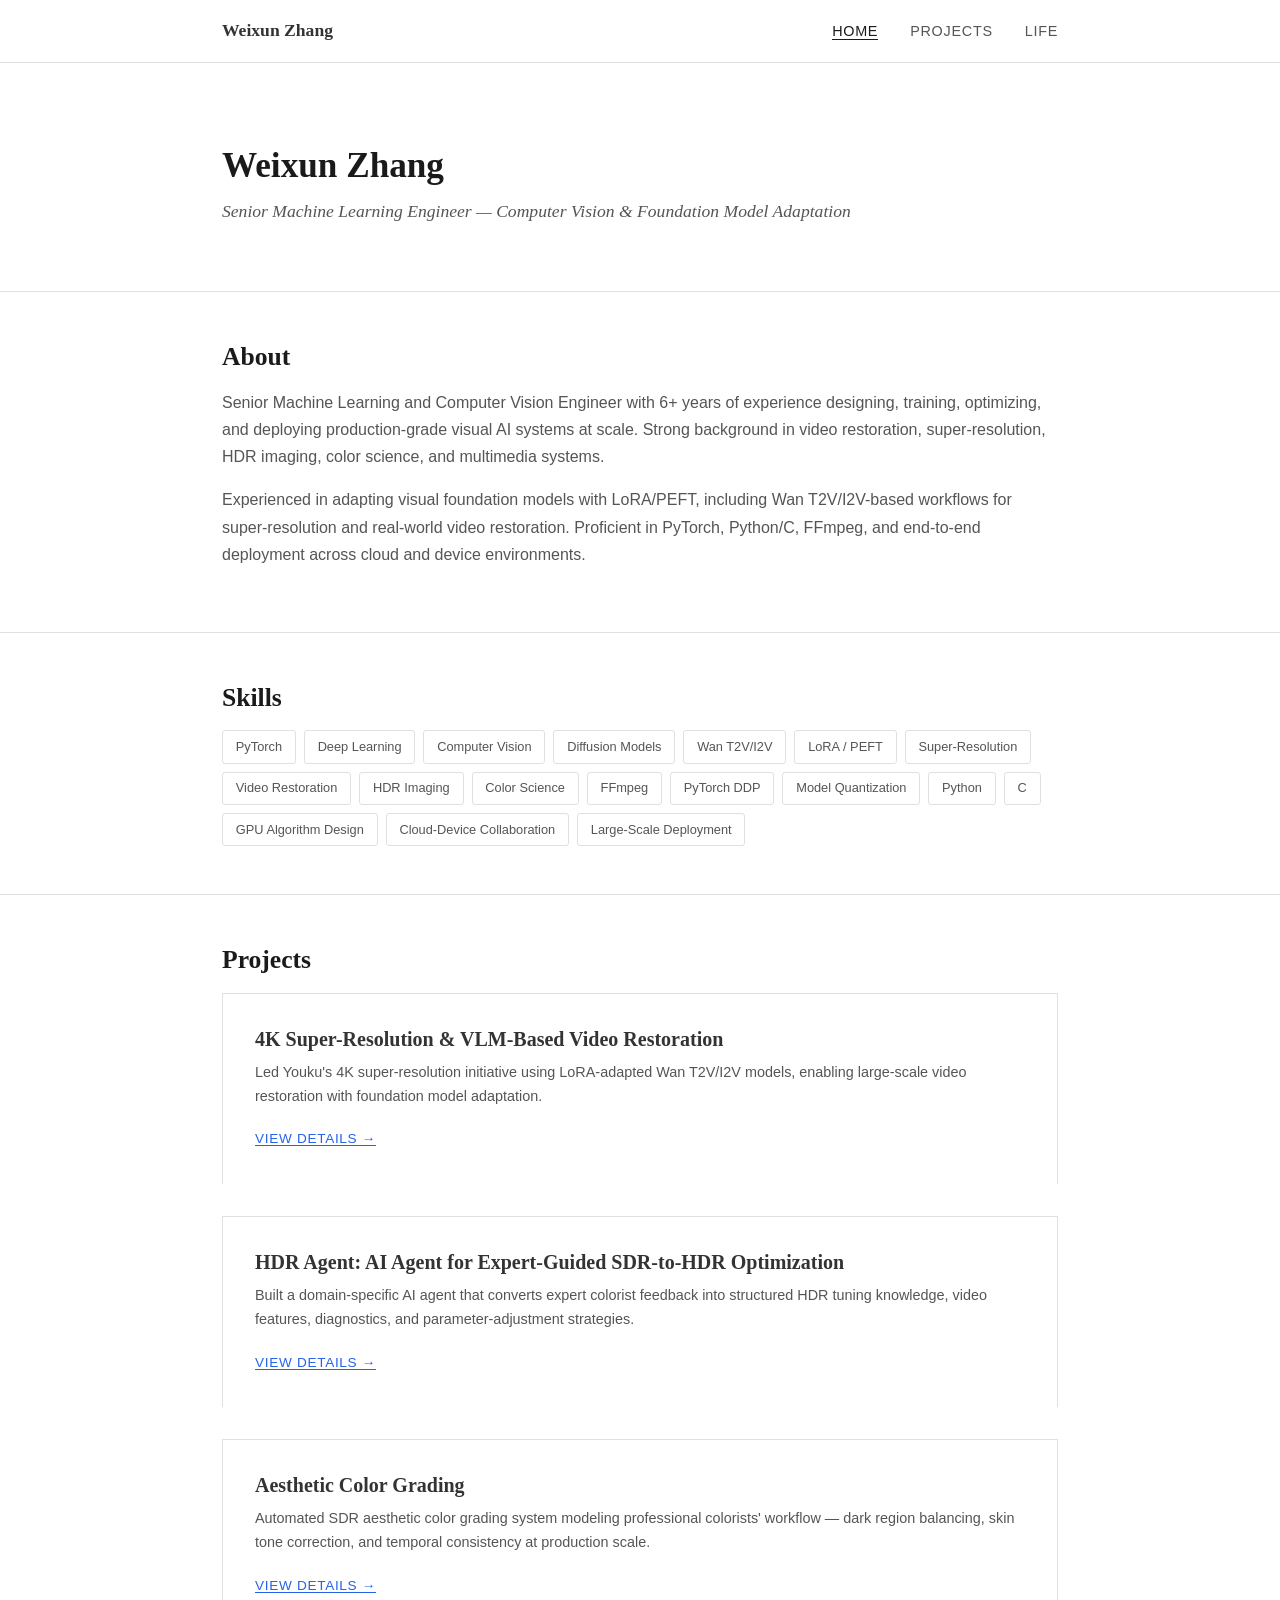
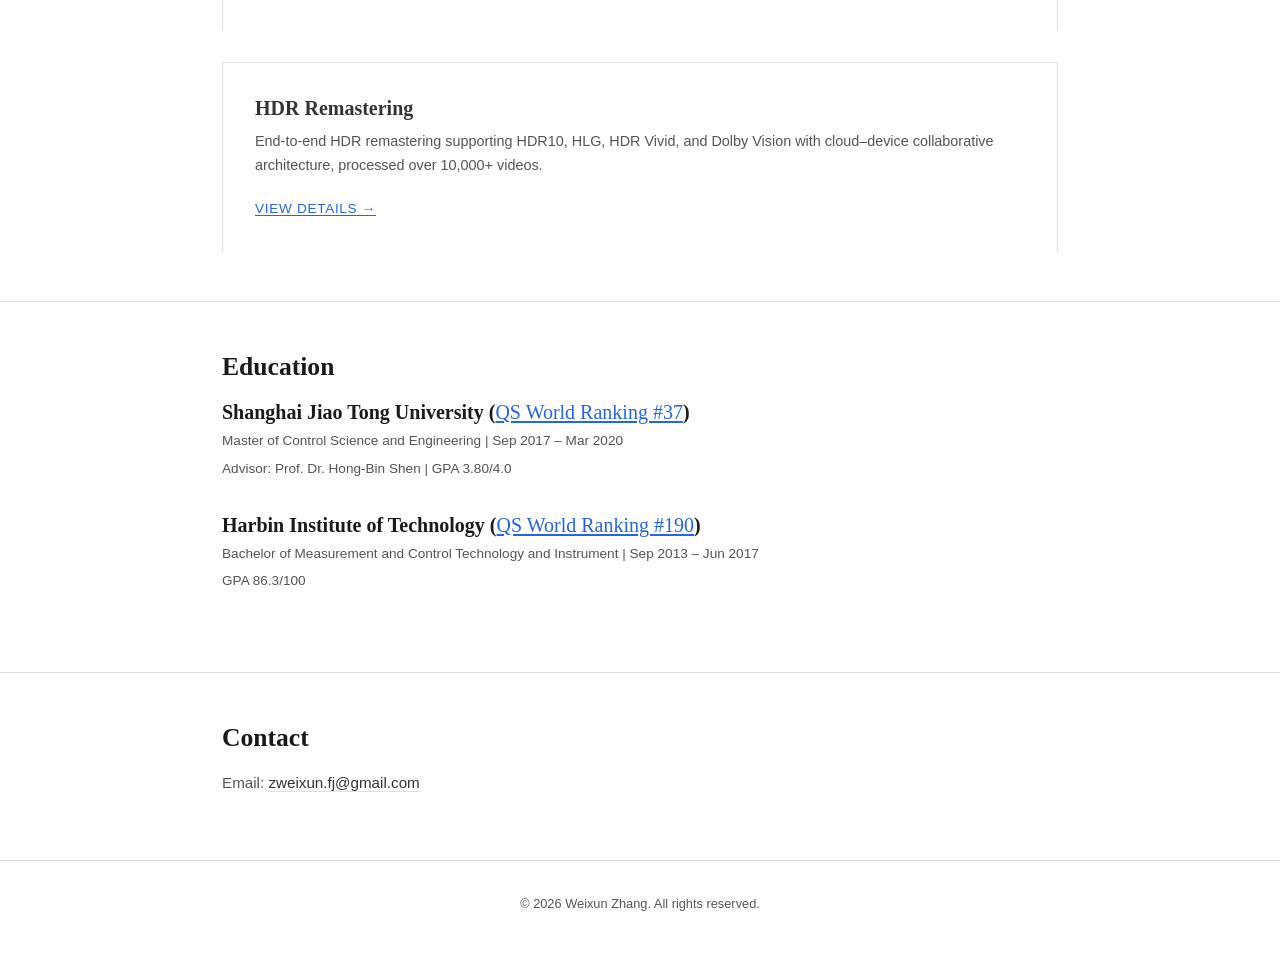
<file: index.html>
<!DOCTYPE html>
<html lang="en">
<head>
  <meta charset="UTF-8">
  <meta name="viewport" content="width=device-width, initial-scale=1.0">
  <title>Weixun Zhang — Senior ML Engineer</title>
  <meta name="description" content="Senior Machine Learning Engineer specializing in Computer Vision, Video Restoration, Super-Resolution, and HDR Imaging.">
  <link rel="stylesheet" href="css/style.css">
</head>
<body>

  <!-- Navigation -->
  <nav>
    <div class="container">
      <a href="index.html" class="nav-brand">Weixun Zhang</a>
      <button class="nav-toggle" aria-label="Toggle navigation">
        <span></span><span></span><span></span>
      </button>
      <ul class="nav-links">
        <li><a href="index.html" class="active">Home</a></li>
        <li><a href="#projects">Projects</a></li>
        <li><a href="life.html">Life</a></li>
      </ul>
    </div>
  </nav>

  <!-- Hero -->
  <section class="hero">
    <div class="container">
      <h1>Weixun Zhang</h1>
      <p class="subtitle">Senior Machine Learning Engineer — Computer Vision & Foundation Model Adaptation</p>
    </div>
  </section>

  <!-- About -->
  <section id="about">
    <div class="container">
      <h2>About</h2>
      <p>Senior Machine Learning and Computer Vision Engineer with 6+ years of experience designing, training, optimizing, and deploying production-grade visual AI systems at scale. Strong background in video restoration, super-resolution, HDR imaging, color science, and multimedia systems.</p>
      <p>Experienced in adapting visual foundation models with LoRA/PEFT, including Wan T2V/I2V-based workflows for super-resolution and real-world video restoration. Proficient in PyTorch, Python/C, FFmpeg, and end-to-end deployment across cloud and device environments.</p>
    </div>
  </section>

  <!-- Skills -->
  <section id="skills">
    <div class="container">
      <h2>Skills</h2>
      <div class="skills-grid">
        <span class="skill-tag">PyTorch</span>
        <span class="skill-tag">Deep Learning</span>
        <span class="skill-tag">Computer Vision</span>
        <span class="skill-tag">Diffusion Models</span>
        <span class="skill-tag">Wan T2V/I2V</span>
        <span class="skill-tag">LoRA / PEFT</span>
        <span class="skill-tag">Super-Resolution</span>
        <span class="skill-tag">Video Restoration</span>
        <span class="skill-tag">HDR Imaging</span>
        <span class="skill-tag">Color Science</span>
        <span class="skill-tag">FFmpeg</span>
        <span class="skill-tag">PyTorch DDP</span>
        <span class="skill-tag">Model Quantization</span>
        <span class="skill-tag">Python</span>
        <span class="skill-tag">C</span>
        <span class="skill-tag">GPU Algorithm Design</span>
        <span class="skill-tag">Cloud-Device Collaboration</span>
        <span class="skill-tag">Large-Scale Deployment</span>
      </div>
    </div>
  </section>

  <!-- Projects -->
  <section id="projects">
    <div class="container">
      <h2>Projects</h2>
      <div class="projects-grid">

        <!-- Hidden: pending revision
        <a href="projects/video-restoration-framework.html" class="project-card" style="text-decoration:none; border-bottom:none;">
          <h3>大模型视频修复 — 技术框架总览</h3>
          <p>基于 Wan T2V/I2V 大模型的完整视频修复技术体系，覆盖基模研发、时序稳定性、人脸修复、推理加速与生产工程。</p>
          <span class="read-more">查看详情 →</span>
        </a>
        -->

        <a href="projects/super-resolution.html" class="project-card" style="text-decoration:none; border-bottom:none;">
          <h3>4K Super-Resolution & VLM-Based Video Restoration</h3>
          <p>Led Youku's 4K super-resolution initiative using LoRA-adapted Wan T2V/I2V models, enabling large-scale video restoration with foundation model adaptation.</p>
          <span class="read-more">View Details →</span>
        </a>

        <a href="projects/hdr-agent.html" class="project-card" style="text-decoration:none; border-bottom:none;">
          <h3>HDR Agent: AI Agent for Expert-Guided SDR-to-HDR Optimization</h3>
          <p>Built a domain-specific AI agent that converts expert colorist feedback into structured HDR tuning knowledge, video features, diagnostics, and parameter-adjustment strategies.</p>
          <span class="read-more">View Details →</span>
        </a>

        <!-- Hidden: pending revision
        <a href="projects/narrowband-hd.html" class="project-card" style="text-decoration:none; border-bottom:none;">
          <h3>Narrowband HD Enhancement</h3>
          <p>Deep learning and traditional image processing pipeline for video quality enhancement under constrained bandwidth, deployed across live streaming and cloud video.</p>
          <span class="read-more">View Details →</span>
        </a>
        -->

        <a href="projects/aesthetic-color-grading.html" class="project-card" style="text-decoration:none; border-bottom:none;">
          <h3>Aesthetic Color Grading</h3>
          <p>Automated SDR aesthetic color grading system modeling professional colorists' workflow — dark region balancing, skin tone correction, and temporal consistency at production scale.</p>
          <span class="read-more">View Details →</span>
        </a>

        <a href="projects/hdr-remastering.html" class="project-card" style="text-decoration:none; border-bottom:none;">
          <h3>HDR Remastering</h3>
          <p>End-to-end HDR remastering supporting HDR10, HLG, HDR Vivid, and Dolby Vision with cloud–device collaborative architecture, processed over 10,000+ videos.</p>
          <span class="read-more">View Details →</span>
        </a>

      </div>
    </div>
  </section>

  <!-- Education -->
  <section id="education">
    <div class="container">
      <h2>Education</h2>
      <div class="education-item">
        <h3>Shanghai Jiao Tong University (<a href="https://www.topuniversities.com/universities/shanghai-jiao-tong-university" target="_blank">QS World Ranking #37</a>)</h3>
        <p class="meta">Master of Control Science and Engineering | Sep 2017 – Mar 2020</p>
        <p class="meta">Advisor: Prof. Dr. Hong-Bin Shen | GPA 3.80/4.0</p>
      </div>
      <div class="education-item">
        <h3>Harbin Institute of Technology (<a href="https://www.topuniversities.com/universities/harbin-institute-technology" target="_blank">QS World Ranking #190</a>)</h3>
        <p class="meta">Bachelor of Measurement and Control Technology and Instrument | Sep 2013 – Jun 2017</p>
        <p class="meta">GPA 86.3/100</p>
      </div>
    </div>
  </section>

  <!-- Contact -->
  <section id="contact">
    <div class="container">
      <h2>Contact</h2>
      <div class="contact-info">
        <p>Email: <a href="mailto:zweixun.fj@gmail.com">zweixun.fj@gmail.com</a></p>
      </div>
    </div>
  </section>

  <!-- Footer -->
  <footer>
    <div class="container">
      <p>&copy; 2026 Weixun Zhang. All rights reserved.</p>
    </div>
  </footer>

  <script src="js/main.js"></script>
</body>
</html>
</file>
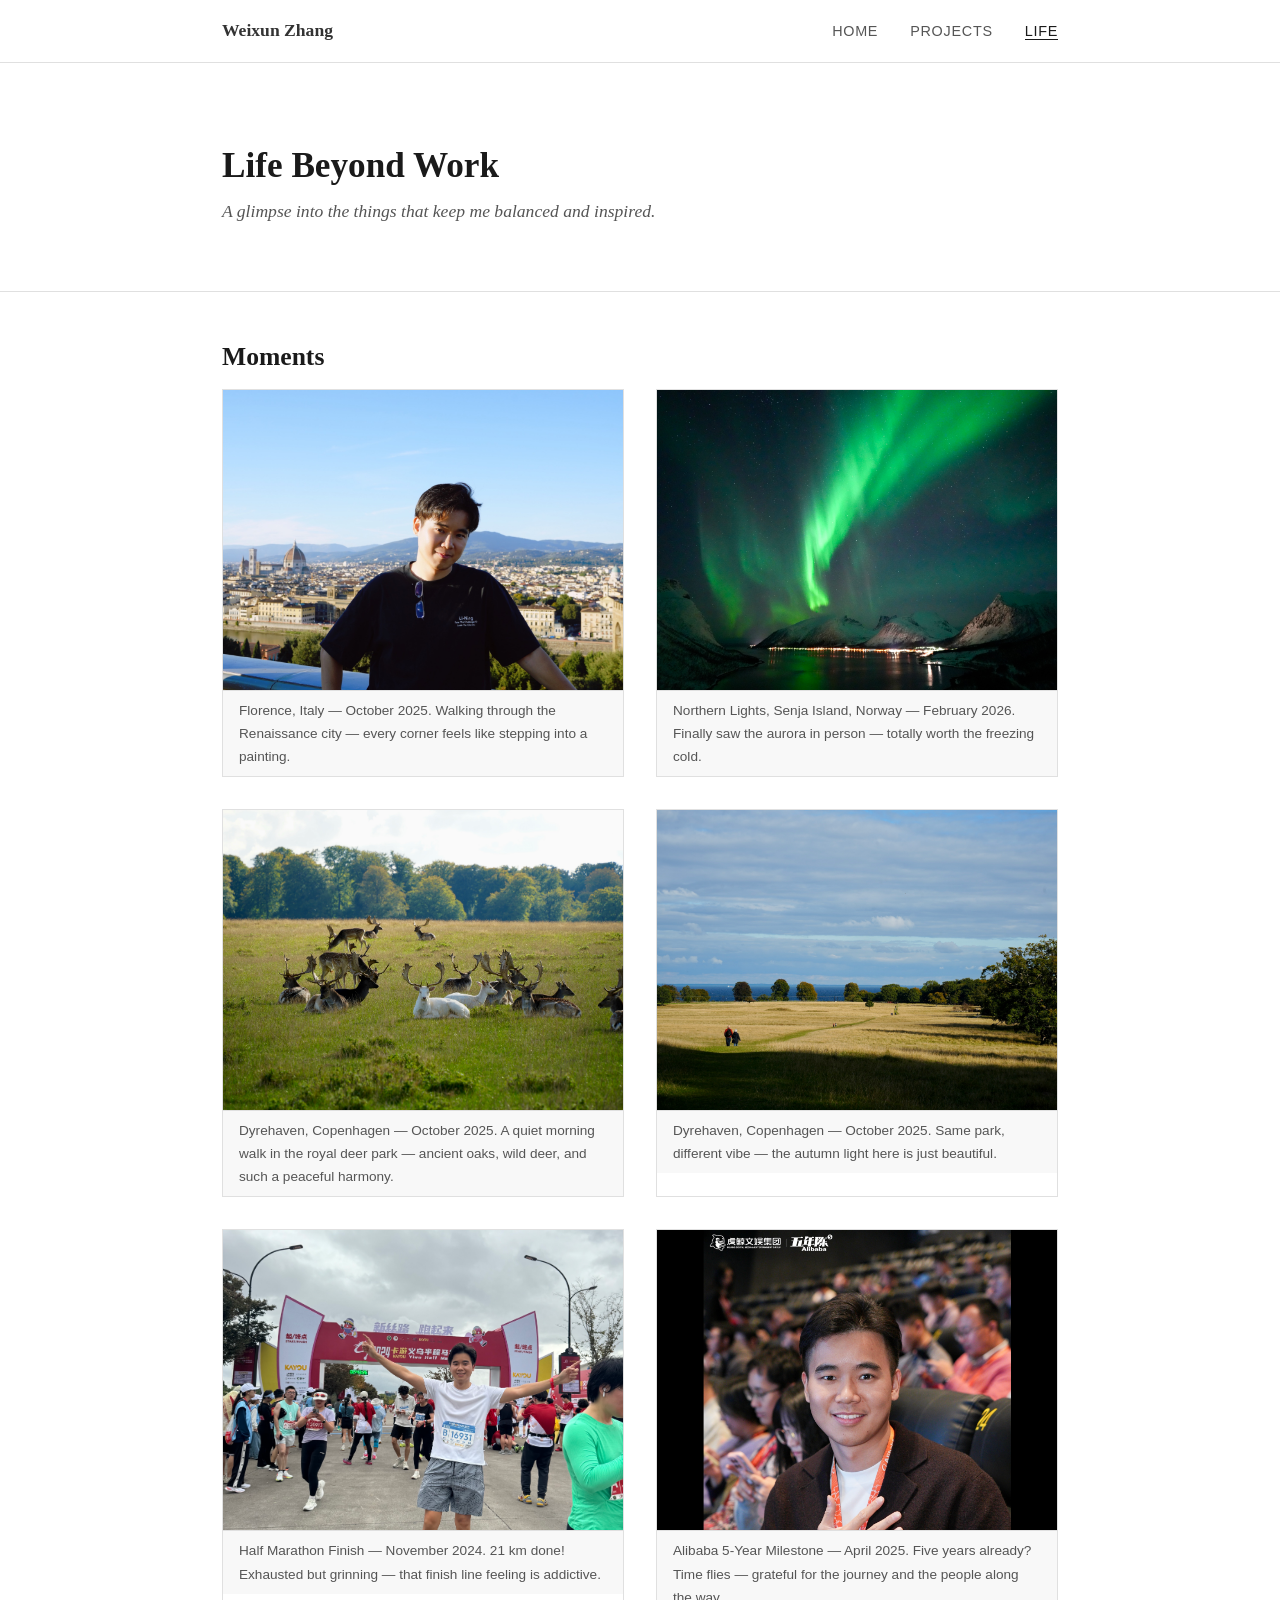
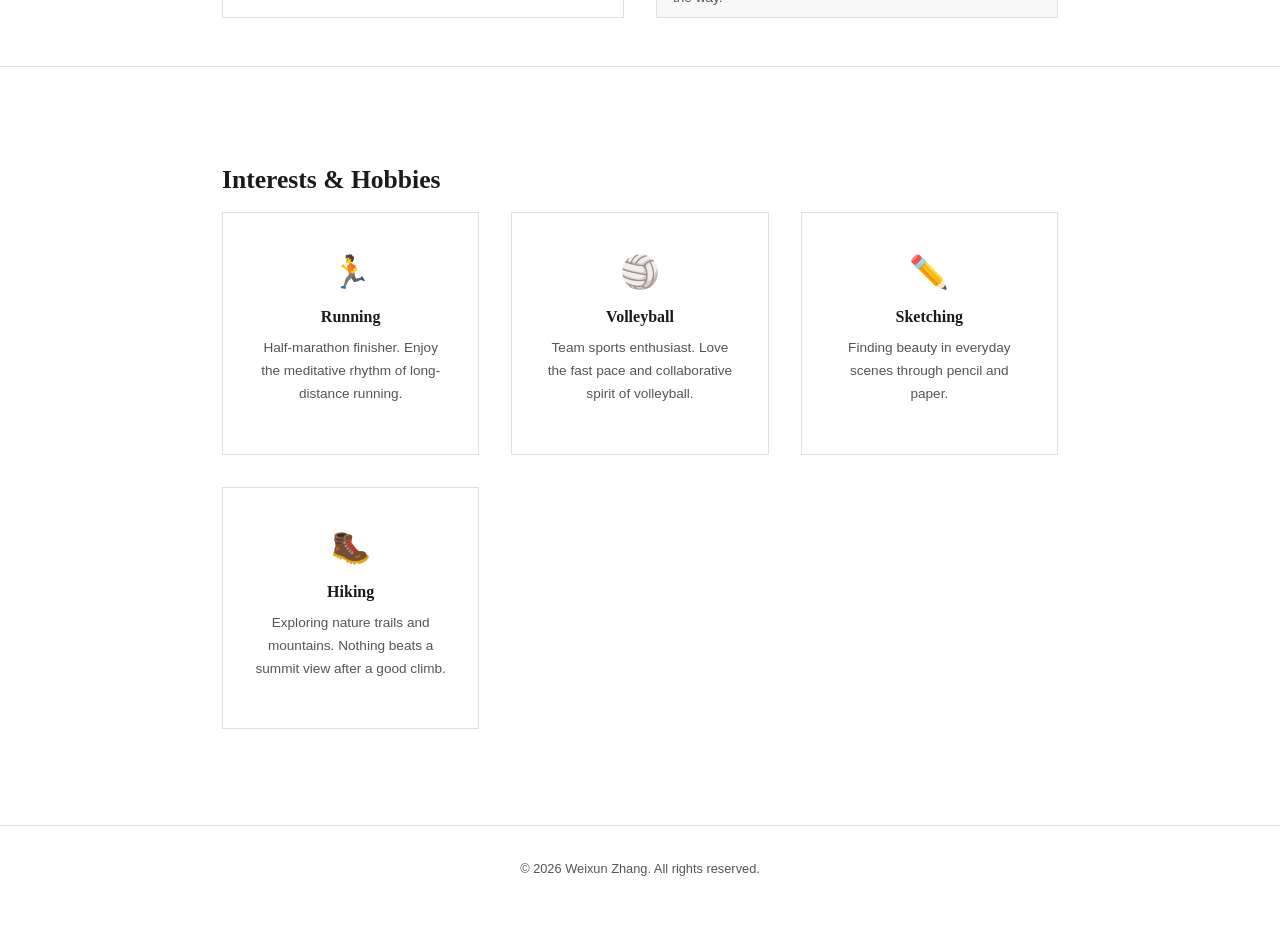
<file: life.html>
<!DOCTYPE html>
<html lang="en">
<head>
  <meta charset="UTF-8">
  <meta name="viewport" content="width=device-width, initial-scale=1.0">
  <title>Life — Weixun Zhang</title>
  <link rel="stylesheet" href="css/style.css">
</head>
<body>

  <!-- Navigation -->
  <nav>
    <div class="container">
      <a href="index.html" class="nav-brand">Weixun Zhang</a>
      <button class="nav-toggle" aria-label="Toggle navigation">
        <span></span><span></span><span></span>
      </button>
      <ul class="nav-links">
        <li><a href="index.html">Home</a></li>
        <li><a href="index.html#projects">Projects</a></li>
        <li><a href="life.html" class="active">Life</a></li>
      </ul>
    </div>
  </nav>

  <!-- Page Header -->
  <section class="hero">
    <div class="container">
      <h1>Life Beyond Work</h1>
      <p class="subtitle">A glimpse into the things that keep me balanced and inspired.</p>
    </div>
  </section>

  <!-- Photo Gallery -->
  <section class="life-section">
    <div class="container">
      <h2>Moments</h2>
      <div class="photo-grid">
        <div class="photo-item">
          <img src="projects/imgs/life/Florence.JPG" alt="Florence, Italy">
          <div class="photo-caption">Florence, Italy — October 2025. Walking through the Renaissance city — every corner feels like stepping into a painting.</div>
        </div>
        <div class="photo-item">
          <img src="projects/imgs/life/Northern·Lights·Aurora·Borealis·Over·Senja·Island.jpg" alt="Northern Lights over Senja Island">
          <div class="photo-caption">Northern Lights, Senja Island, Norway — February 2026. Finally saw the aurora in person — totally worth the freezing cold.</div>
        </div>
        <div class="photo-item">
          <img src="projects/imgs/life/Dyrehaven.jpg" alt="Dyrehaven, Copenhagen">
          <div class="photo-caption">Dyrehaven, Copenhagen — October 2025. A quiet morning walk in the royal deer park — ancient oaks, wild deer, and such a peaceful harmony.</div>
        </div>
        <div class="photo-item">
          <img src="projects/imgs/life/Dyrehaven2.jpg" alt="Dyrehaven, Copenhagen">
          <div class="photo-caption">Dyrehaven, Copenhagen — October 2025. Same park, different vibe — the autumn light here is just beautiful.</div>
        </div>
        <div class="photo-item">
          <img src="projects/imgs/life/My·Half·Marathon·Finish·Moment.png" alt="Half Marathon Finish">
          <div class="photo-caption">Half Marathon Finish — November 2024. 21 km done! Exhausted but grinning — that finish line feeling is addictive.</div>
        </div>
        <div class="photo-item">
          <img src="projects/imgs/life/My·Alibaba·5-Year·Milestone·Portrait.png" alt="Alibaba 5-Year Milestone">
          <div class="photo-caption">Alibaba 5-Year Milestone — April 2025. Five years already? Time flies — grateful for the journey and the people along the way.</div>
        </div>
      </div>
    </div>
  </section>

  <!-- Hobbies -->
  <section class="life-section">
    <div class="container">
      <h2>Interests & Hobbies</h2>
      <div class="hobby-grid">

        <div class="hobby-card">
          <div class="hobby-icon">🏃</div>
          <h3>Running</h3>
          <p>Half-marathon finisher. Enjoy the meditative rhythm of long-distance running.</p>
        </div>

        <div class="hobby-card">
          <div class="hobby-icon">🏐</div>
          <h3>Volleyball</h3>
          <p>Team sports enthusiast. Love the fast pace and collaborative spirit of volleyball.</p>
        </div>

        <div class="hobby-card">
          <div class="hobby-icon">✏️</div>
          <h3>Sketching</h3>
          <p>Finding beauty in everyday scenes through pencil and paper.</p>
        </div>

        <div class="hobby-card">
          <div class="hobby-icon">🥾</div>
          <h3>Hiking</h3>
          <p>Exploring nature trails and mountains. Nothing beats a summit view after a good climb.</p>
        </div>

      </div>
    </div>
  </section>

  <!-- Footer -->
  <footer>
    <div class="container">
      <p>&copy; 2026 Weixun Zhang. All rights reserved.</p>
    </div>
  </footer>

  <script src="js/main.js"></script>
</body>
</html>
</file>
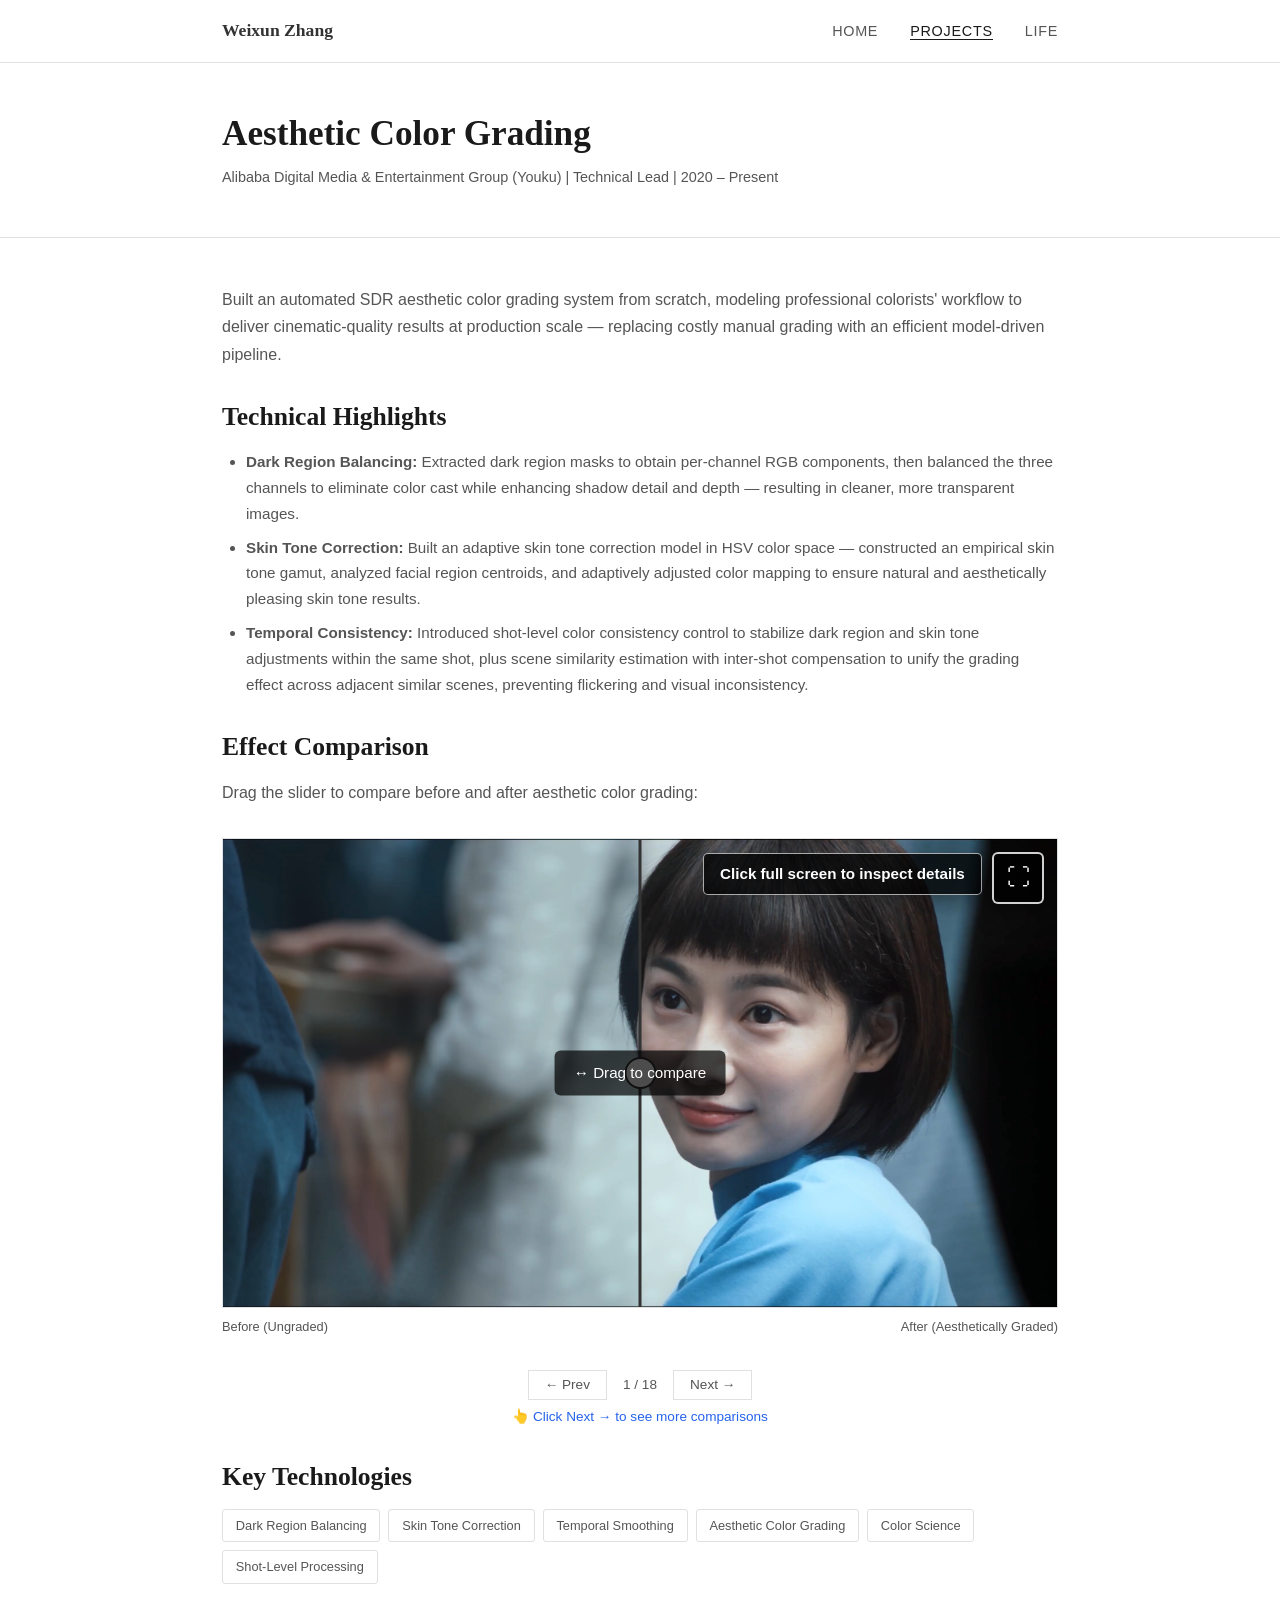
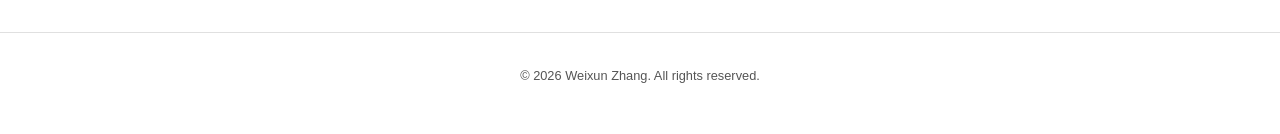
<file: projects/aesthetic-color-grading.html>
<!DOCTYPE html>
<html lang="en">
<head>
  <meta charset="UTF-8">
  <meta name="viewport" content="width=device-width, initial-scale=1.0">
  <title>Aesthetic Color Grading — Weixun Zhang</title>
  <link rel="stylesheet" href="../css/style.css">
</head>
<body>

  <!-- Navigation -->
  <nav>
    <div class="container">
      <a href="../index.html" class="nav-brand">Weixun Zhang</a>
      <button class="nav-toggle" aria-label="Toggle navigation">
        <span></span><span></span><span></span>
      </button>
      <ul class="nav-links">
        <li><a href="../index.html">Home</a></li>
        <li><a href="../index.html#projects" class="active">Projects</a></li>
        <li><a href="../life.html">Life</a></li>
      </ul>
    </div>
  </nav>

  <!-- Project Header -->
  <section class="project-header">
    <div class="container">
      <h1>Aesthetic Color Grading</h1>
      <p class="project-meta">Alibaba Digital Media & Entertainment Group (Youku) | Technical Lead | 2020 – Present</p>
    </div>
  </section>

  <!-- Project Content -->
  <section class="project-content">
    <div class="container">

      <p>Built an automated SDR aesthetic color grading system from scratch, modeling professional colorists' workflow to deliver cinematic-quality results at production scale — replacing costly manual grading with an efficient model-driven pipeline.</p>

      <h2>Technical Highlights</h2>
      <ul>
        <li><strong>Dark Region Balancing:</strong> Extracted dark region masks to obtain per-channel RGB components, then balanced the three channels to eliminate color cast while enhancing shadow detail and depth — resulting in cleaner, more transparent images.</li>
        <li><strong>Skin Tone Correction:</strong> Built an adaptive skin tone correction model in HSV color space — constructed an empirical skin tone gamut, analyzed facial region centroids, and adaptively adjusted color mapping to ensure natural and aesthetically pleasing skin tone results.</li>
        <li><strong>Temporal Consistency:</strong> Introduced shot-level color consistency control to stabilize dark region and skin tone adjustments within the same shot, plus scene similarity estimation with inter-shot compensation to unify the grading effect across adjacent similar scenes, preventing flickering and visual inconsistency.</li>
      </ul>

      <h2>Effect Comparison</h2>
      <p>Drag the slider to compare before and after aesthetic color grading:</p>

      <div class="comparison-carousel">
        <div class="comparison-container active">
          <div class="comparison-slider">
            <img class="before-img" src="imgs/aesthetic_color_grading/1-src.jpg" alt="Before grading">
            <img class="after-img" src="imgs/aesthetic_color_grading/1-toned.jpg" alt="After grading">
            <div class="slider-handle"></div>
          </div>
          <div class="comparison-label">
            <span>Before (Ungraded)</span>
            <span>After (Aesthetically Graded)</span>
          </div>
        </div>
        <div class="comparison-container">
          <div class="comparison-slider">
            <img class="before-img" src="imgs/aesthetic_color_grading/2-src.jpg" alt="Before grading">
            <img class="after-img" src="imgs/aesthetic_color_grading/2-toned.jpg" alt="After grading">
            <div class="slider-handle"></div>
          </div>
          <div class="comparison-label">
            <span>Before (Flat / Ungraded)</span>
            <span>After (Aesthetically Graded)</span>
          </div>
        </div>
        <div class="comparison-container">
          <div class="comparison-slider">
            <img class="before-img" src="imgs/aesthetic_color_grading/3-src.jpg" alt="Before grading">
            <img class="after-img" src="imgs/aesthetic_color_grading/3-toned.jpg" alt="After grading">
            <div class="slider-handle"></div>
          </div>
          <div class="comparison-label">
            <span>Before (Flat / Ungraded)</span>
            <span>After (Aesthetically Graded)</span>
          </div>
        </div>
        <div class="comparison-container">
          <div class="comparison-slider">
            <img class="before-img" src="imgs/aesthetic_color_grading/4-src.jpg" alt="Before grading">
            <img class="after-img" src="imgs/aesthetic_color_grading/4-toned.jpg" alt="After grading">
            <div class="slider-handle"></div>
          </div>
          <div class="comparison-label">
            <span>Before (Flat / Ungraded)</span>
            <span>After (Aesthetically Graded)</span>
          </div>
        </div>
        <div class="comparison-container">
          <div class="comparison-slider">
            <img class="before-img" src="imgs/aesthetic_color_grading/5-src.jpg" alt="Before grading">
            <img class="after-img" src="imgs/aesthetic_color_grading/5-toned.jpg" alt="After grading">
            <div class="slider-handle"></div>
          </div>
          <div class="comparison-label">
            <span>Before (Flat / Ungraded)</span>
            <span>After (Aesthetically Graded)</span>
          </div>
        </div>
        <div class="comparison-container">
          <div class="comparison-slider">
            <img class="before-img" src="imgs/aesthetic_color_grading/6-src.jpg" alt="Before grading">
            <img class="after-img" src="imgs/aesthetic_color_grading/6-toned.jpg" alt="After grading">
            <div class="slider-handle"></div>
          </div>
          <div class="comparison-label">
            <span>Before (Flat / Ungraded)</span>
            <span>After (Aesthetically Graded)</span>
          </div>
        </div>
        <div class="comparison-container">
          <div class="comparison-slider">
            <img class="before-img" src="imgs/aesthetic_color_grading/7-src.jpg" alt="Before grading">
            <img class="after-img" src="imgs/aesthetic_color_grading/7-toned.jpg" alt="After grading">
            <div class="slider-handle"></div>
          </div>
          <div class="comparison-label">
            <span>Before (Flat / Ungraded)</span>
            <span>After (Aesthetically Graded)</span>
          </div>
        </div>
        <div class="comparison-container">
          <div class="comparison-slider">
            <img class="before-img" src="imgs/aesthetic_color_grading/8-src.jpg" alt="Before grading">
            <img class="after-img" src="imgs/aesthetic_color_grading/8-toned.jpg" alt="After grading">
            <div class="slider-handle"></div>
          </div>
          <div class="comparison-label">
            <span>Before (Flat / Ungraded)</span>
            <span>After (Aesthetically Graded)</span>
          </div>
        </div>
        <div class="comparison-container">
          <div class="comparison-slider">
            <img class="before-img" src="imgs/aesthetic_color_grading/9-src.jpg" alt="Before grading">
            <img class="after-img" src="imgs/aesthetic_color_grading/9-toned.jpg" alt="After grading">
            <div class="slider-handle"></div>
          </div>
          <div class="comparison-label">
            <span>Before (Flat / Ungraded)</span>
            <span>After (Aesthetically Graded)</span>
          </div>
        </div>
        <div class="comparison-container">
          <div class="comparison-slider">
            <img class="before-img" src="imgs/aesthetic_color_grading/10-src.jpg" alt="Before grading">
            <img class="after-img" src="imgs/aesthetic_color_grading/10-toned.jpg" alt="After grading">
            <div class="slider-handle"></div>
          </div>
          <div class="comparison-label">
            <span>Before (Flat / Ungraded)</span>
            <span>After (Aesthetically Graded)</span>
          </div>
        </div>
        <div class="comparison-container">
          <div class="comparison-slider">
            <img class="before-img" src="imgs/aesthetic_color_grading/11-src.jpg" alt="Before grading">
            <img class="after-img" src="imgs/aesthetic_color_grading/11-toned.jpg" alt="After grading">
            <div class="slider-handle"></div>
          </div>
          <div class="comparison-label">
            <span>Before (Flat / Ungraded)</span>
            <span>After (Aesthetically Graded)</span>
          </div>
        </div>
        <div class="comparison-container">
          <div class="comparison-slider">
            <img class="before-img" src="imgs/aesthetic_color_grading/12-src.jpg" alt="Before grading">
            <img class="after-img" src="imgs/aesthetic_color_grading/12-toned.jpg" alt="After grading">
            <div class="slider-handle"></div>
          </div>
          <div class="comparison-label">
            <span>Before (Flat / Ungraded)</span>
            <span>After (Aesthetically Graded)</span>
          </div>
        </div>
        <div class="comparison-container">
          <div class="comparison-slider">
            <img class="before-img" src="imgs/aesthetic_color_grading/13-src.jpg" alt="Before grading">
            <img class="after-img" src="imgs/aesthetic_color_grading/13-toned.jpg" alt="After grading">
            <div class="slider-handle"></div>
          </div>
          <div class="comparison-label">
            <span>Before (Flat / Ungraded)</span>
            <span>After (Aesthetically Graded)</span>
          </div>
        </div>
        <div class="comparison-container">
          <div class="comparison-slider">
            <img class="before-img" src="imgs/aesthetic_color_grading/14-src.jpg" alt="Before grading">
            <img class="after-img" src="imgs/aesthetic_color_grading/14-toned.jpg" alt="After grading">
            <div class="slider-handle"></div>
          </div>
          <div class="comparison-label">
            <span>Before (Flat / Ungraded)</span>
            <span>After (Aesthetically Graded)</span>
          </div>
        </div>
        <div class="comparison-container">
          <div class="comparison-slider">
            <img class="before-img" src="imgs/aesthetic_color_grading/15-src.jpg" alt="Before grading">
            <img class="after-img" src="imgs/aesthetic_color_grading/15-toned.jpg" alt="After grading">
            <div class="slider-handle"></div>
          </div>
          <div class="comparison-label">
            <span>Before (Flat / Ungraded)</span>
            <span>After (Aesthetically Graded)</span>
          </div>
        </div>
        <div class="comparison-container">
          <div class="comparison-slider">
            <img class="before-img" src="imgs/aesthetic_color_grading/16-src.jpg" alt="Before grading">
            <img class="after-img" src="imgs/aesthetic_color_grading/16-toned.jpg" alt="After grading">
            <div class="slider-handle"></div>
          </div>
          <div class="comparison-label">
            <span>Before (Flat / Ungraded)</span>
            <span>After (Aesthetically Graded)</span>
          </div>
        </div>
        <div class="comparison-container">
          <div class="comparison-slider">
            <img class="before-img" src="imgs/aesthetic_color_grading/17-src.jpg" alt="Before grading">
            <img class="after-img" src="imgs/aesthetic_color_grading/17-toned.jpg" alt="After grading">
            <div class="slider-handle"></div>
          </div>
          <div class="comparison-label">
            <span>Before (Flat / Ungraded)</span>
            <span>After (Aesthetically Graded)</span>
          </div>
        </div>
        <div class="comparison-container">
          <div class="comparison-slider">
            <img class="before-img" src="imgs/aesthetic_color_grading/18-src.jpg" alt="Before grading">
            <img class="after-img" src="imgs/aesthetic_color_grading/18-toned.jpg" alt="After grading">
            <div class="slider-handle"></div>
          </div>
          <div class="comparison-label">
            <span>Before (Flat / Ungraded)</span>
            <span>After (Aesthetically Graded)</span>
          </div>
        </div>

        <div class="carousel-controls">
          <button class="carousel-btn carousel-prev">← Prev</button>
          <span class="carousel-indicator">1 / 18</span>
          <button class="carousel-btn carousel-next">Next →</button>
        </div>
      </div>

      <h2>Key Technologies</h2>
      <div class="skills-grid">
        <span class="skill-tag">Dark Region Balancing</span>
        <span class="skill-tag">Skin Tone Correction</span>
        <span class="skill-tag">Temporal Smoothing</span>
        <span class="skill-tag">Aesthetic Color Grading</span>
        <span class="skill-tag">Color Science</span>
        <span class="skill-tag">Shot-Level Processing</span>
      </div>

    </div>
  </section>

  <!-- Footer -->
  <footer>
    <div class="container">
      <p>&copy; 2026 Weixun Zhang. All rights reserved.</p>
    </div>
  </footer>

  <script src="../js/main.js"></script>
</body>
</html>
</file>
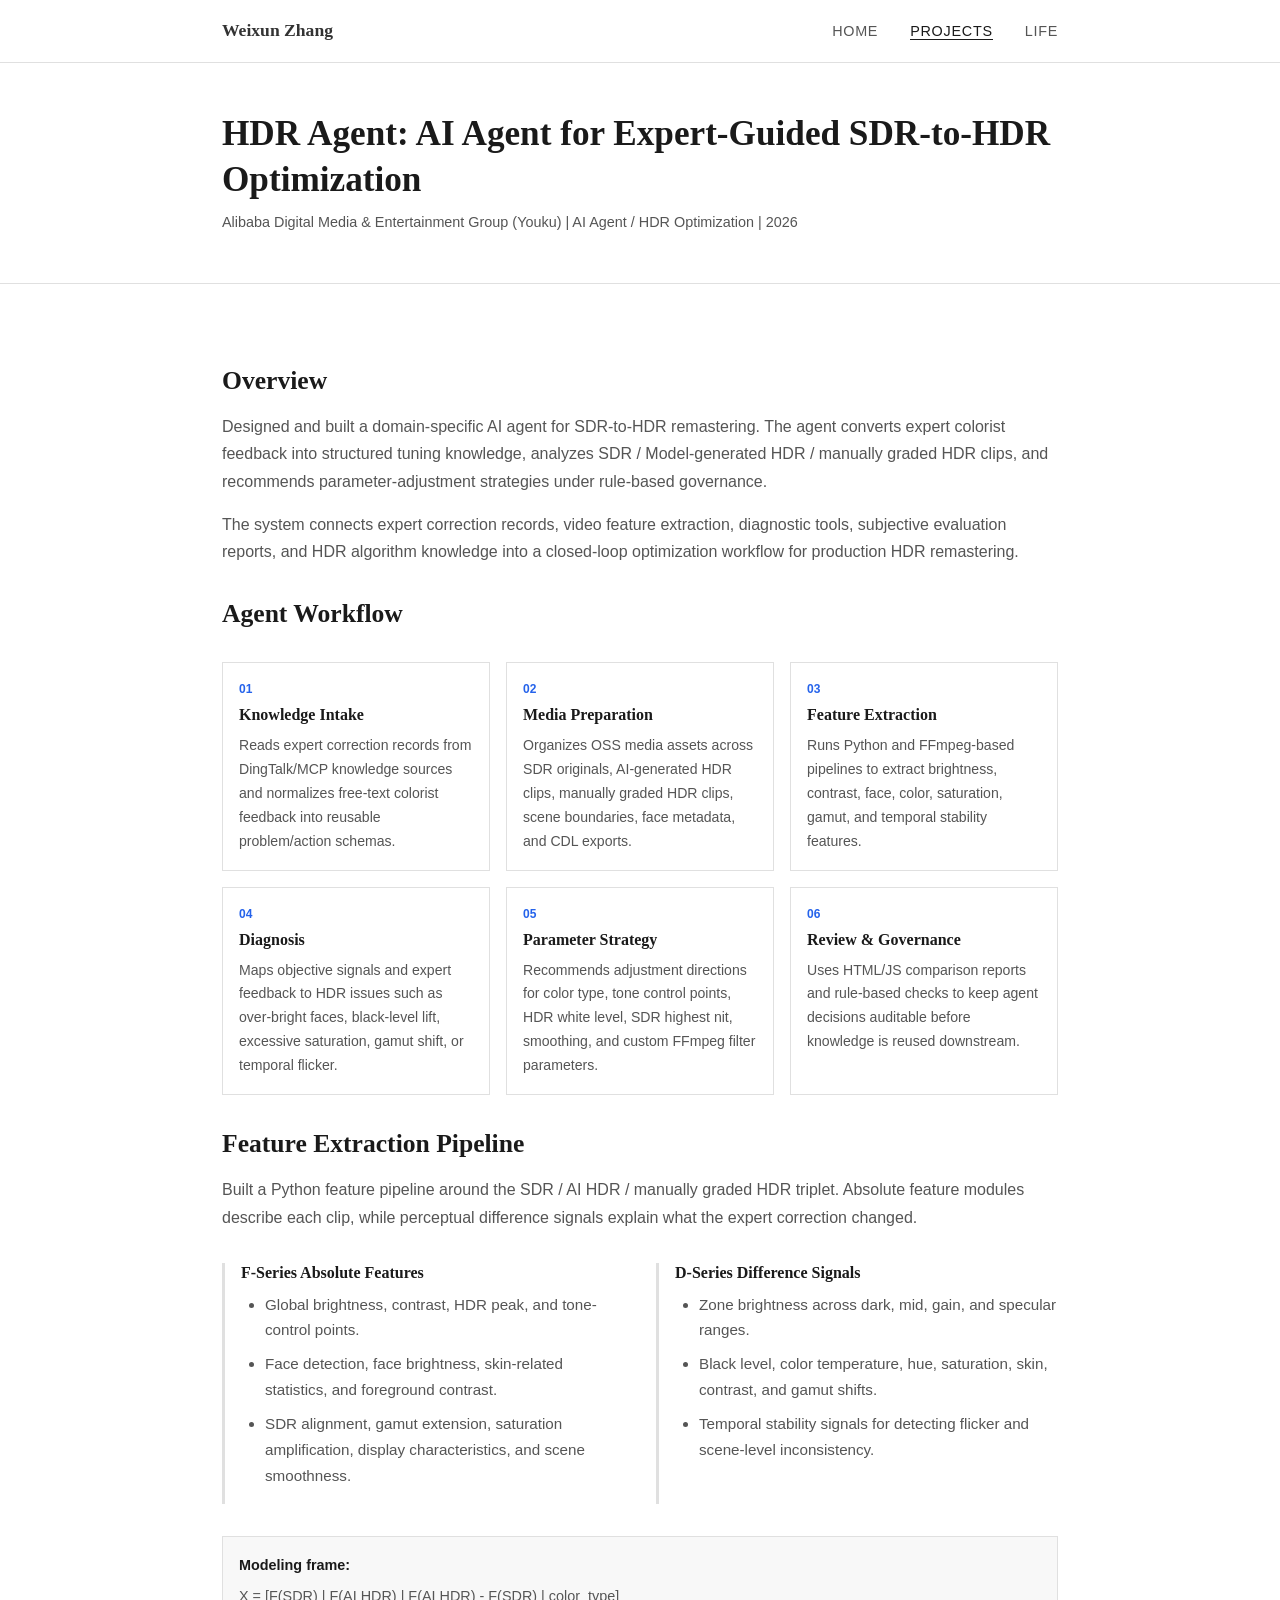
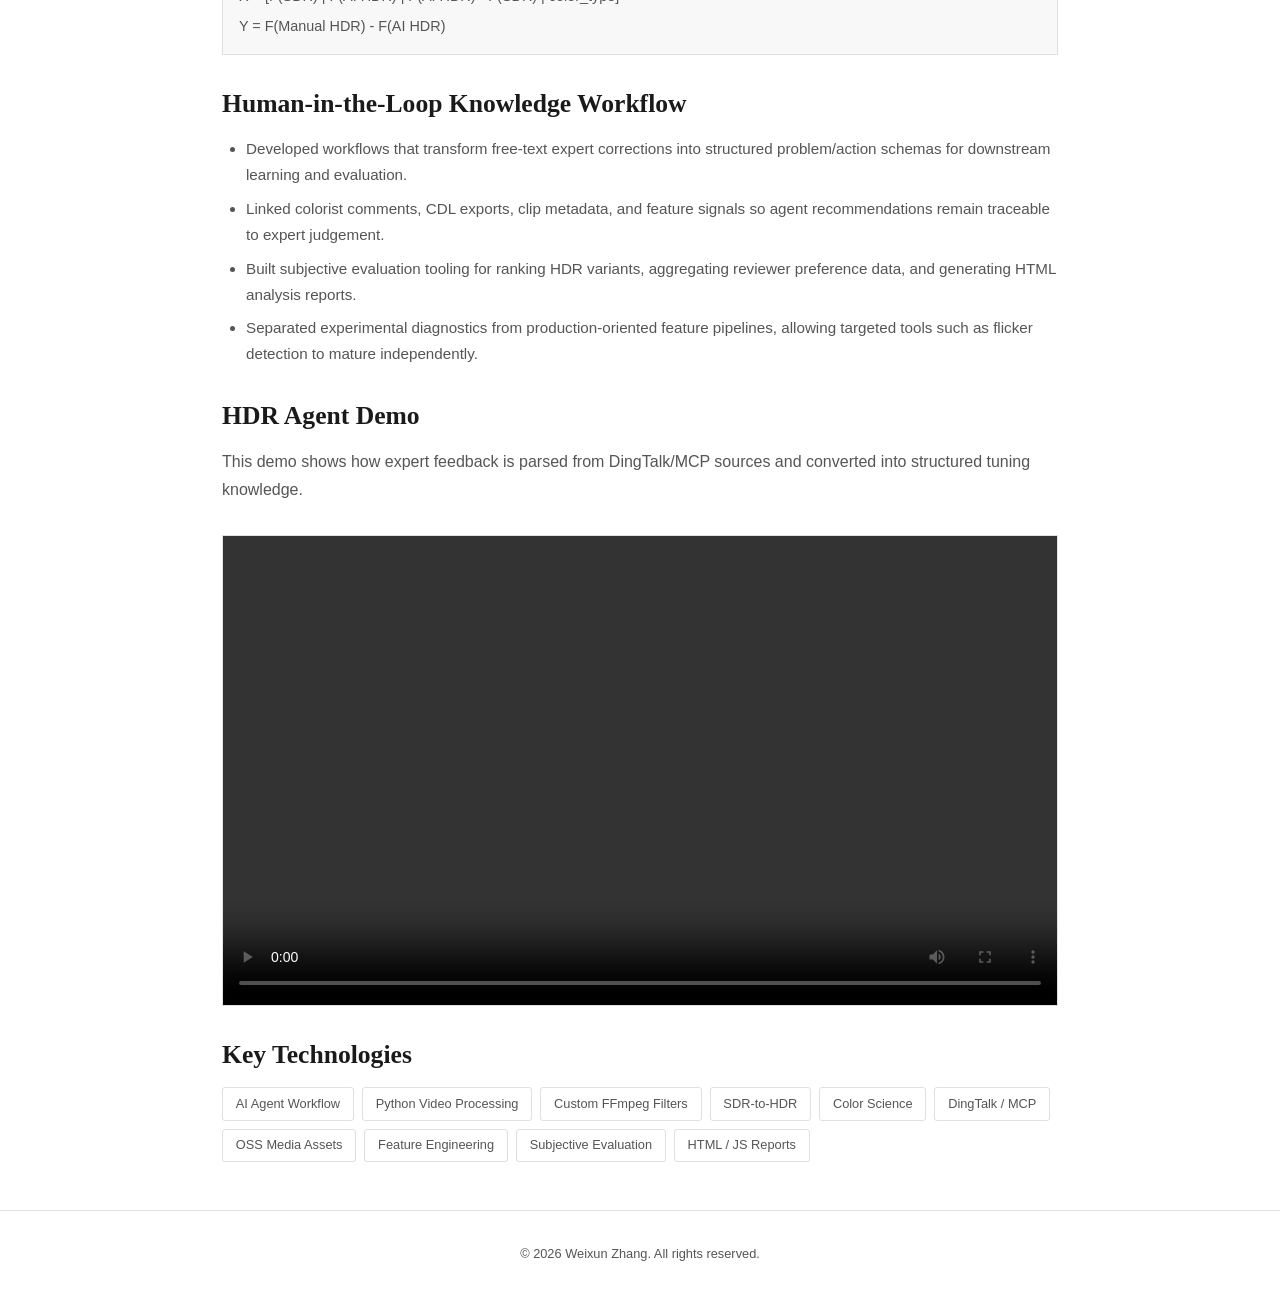
<file: projects/hdr-agent.html>
<!DOCTYPE html>
<html lang="en">
<head>
  <meta charset="UTF-8">
  <meta name="viewport" content="width=device-width, initial-scale=1.0">
  <title>HDR Agent: AI Agent for Expert-Guided SDR-to-HDR Optimization — Weixun Zhang</title>
  <link rel="stylesheet" href="../css/style.css">
</head>
<body>

  <!-- Navigation -->
  <nav>
    <div class="container">
      <a href="../index.html" class="nav-brand">Weixun Zhang</a>
      <button class="nav-toggle" aria-label="Toggle navigation">
        <span></span><span></span><span></span>
      </button>
      <ul class="nav-links">
        <li><a href="../index.html">Home</a></li>
        <li><a href="../index.html#projects" class="active">Projects</a></li>
        <li><a href="../life.html">Life</a></li>
      </ul>
    </div>
  </nav>

  <!-- Project Header -->
  <section class="project-header">
    <div class="container">
      <h1>HDR Agent: AI Agent for Expert-Guided SDR-to-HDR Optimization</h1>
      <p class="project-meta">Alibaba Digital Media & Entertainment Group (Youku) | AI Agent / HDR Optimization | 2026</p>
    </div>
  </section>

  <!-- Project Content -->
  <section class="project-content">
    <div class="container">

      <h2>Overview</h2>
      <p>Designed and built a domain-specific AI agent for SDR-to-HDR remastering. The agent converts expert colorist feedback into structured tuning knowledge, analyzes SDR / Model-generated HDR / manually graded HDR clips, and recommends parameter-adjustment strategies under rule-based governance.</p>
      <p>The system connects expert correction records, video feature extraction, diagnostic tools, subjective evaluation reports, and HDR algorithm knowledge into a closed-loop optimization workflow for production HDR remastering.</p>

      <h2>Agent Workflow</h2>
      <div class="workflow-grid">
        <div class="workflow-step">
          <span class="workflow-index">01</span>
          <h3>Knowledge Intake</h3>
          <p>Reads expert correction records from DingTalk/MCP knowledge sources and normalizes free-text colorist feedback into reusable problem/action schemas.</p>
        </div>
        <div class="workflow-step">
          <span class="workflow-index">02</span>
          <h3>Media Preparation</h3>
          <p>Organizes OSS media assets across SDR originals, AI-generated HDR clips, manually graded HDR clips, scene boundaries, face metadata, and CDL exports.</p>
        </div>
        <div class="workflow-step">
          <span class="workflow-index">03</span>
          <h3>Feature Extraction</h3>
          <p>Runs Python and FFmpeg-based pipelines to extract brightness, contrast, face, color, saturation, gamut, and temporal stability features.</p>
        </div>
        <div class="workflow-step">
          <span class="workflow-index">04</span>
          <h3>Diagnosis</h3>
          <p>Maps objective signals and expert feedback to HDR issues such as over-bright faces, black-level lift, excessive saturation, gamut shift, or temporal flicker.</p>
        </div>
        <div class="workflow-step">
          <span class="workflow-index">05</span>
          <h3>Parameter Strategy</h3>
          <p>Recommends adjustment directions for color type, tone control points, HDR white level, SDR highest nit, smoothing, and custom FFmpeg filter parameters.</p>
        </div>
        <div class="workflow-step">
          <span class="workflow-index">06</span>
          <h3>Review & Governance</h3>
          <p>Uses HTML/JS comparison reports and rule-based checks to keep agent decisions auditable before knowledge is reused downstream.</p>
        </div>
      </div>

      <h2>Feature Extraction Pipeline</h2>
      <p>Built a Python feature pipeline around the SDR / AI HDR / manually graded HDR triplet. Absolute feature modules describe each clip, while perceptual difference signals explain what the expert correction changed.</p>

      <div class="feature-columns">
        <div class="feature-column">
          <h3>F-Series Absolute Features</h3>
          <ul>
            <li>Global brightness, contrast, HDR peak, and tone-control points.</li>
            <li>Face detection, face brightness, skin-related statistics, and foreground contrast.</li>
            <li>SDR alignment, gamut extension, saturation amplification, display characteristics, and scene smoothness.</li>
          </ul>
        </div>
        <div class="feature-column">
          <h3>D-Series Difference Signals</h3>
          <ul>
            <li>Zone brightness across dark, mid, gain, and specular ranges.</li>
            <li>Black level, color temperature, hue, saturation, skin, contrast, and gamut shifts.</li>
            <li>Temporal stability signals for detecting flicker and scene-level inconsistency.</li>
          </ul>
        </div>
      </div>

      <div class="formula-block">
        <strong>Modeling frame:</strong>
        <span>X = [F(SDR) | F(AI HDR) | F(AI HDR) - F(SDR) | color_type]</span>
        <span>Y = F(Manual HDR) - F(AI HDR)</span>
      </div>

      <h2>Human-in-the-Loop Knowledge Workflow</h2>
      <ul>
        <li>Developed workflows that transform free-text expert corrections into structured problem/action schemas for downstream learning and evaluation.</li>
        <li>Linked colorist comments, CDL exports, clip metadata, and feature signals so agent recommendations remain traceable to expert judgement.</li>
        <li>Built subjective evaluation tooling for ranking HDR variants, aggregating reviewer preference data, and generating HTML analysis reports.</li>
        <li>Separated experimental diagnostics from production-oriented feature pipelines, allowing targeted tools such as flicker detection to mature independently.</li>
      </ul>

      <h2>HDR Agent Demo</h2>
      <p>This demo shows how expert feedback is parsed from DingTalk/MCP sources and converted into structured tuning knowledge.</p>

      <div class="demo-video-panel">
        <video class="demo-video" controls preload="metadata" playsinline>
          <source src="imgs/hdr_agent/hdr-agent-show.mp4" type="video/mp4">
          Your browser does not support embedded video playback.
        </video>
      </div>

      <h2>Key Technologies</h2>
      <div class="skills-grid">
        <span class="skill-tag">AI Agent Workflow</span>
        <span class="skill-tag">Python Video Processing</span>
        <span class="skill-tag">Custom FFmpeg Filters</span>
        <span class="skill-tag">SDR-to-HDR</span>
        <span class="skill-tag">Color Science</span>
        <span class="skill-tag">DingTalk / MCP</span>
        <span class="skill-tag">OSS Media Assets</span>
        <span class="skill-tag">Feature Engineering</span>
        <span class="skill-tag">Subjective Evaluation</span>
        <span class="skill-tag">HTML / JS Reports</span>
      </div>

    </div>
  </section>

  <!-- Footer -->
  <footer>
    <div class="container">
      <p>&copy; 2026 Weixun Zhang. All rights reserved.</p>
    </div>
  </footer>

  <script src="../js/main.js"></script>
</body>
</html>
</file>
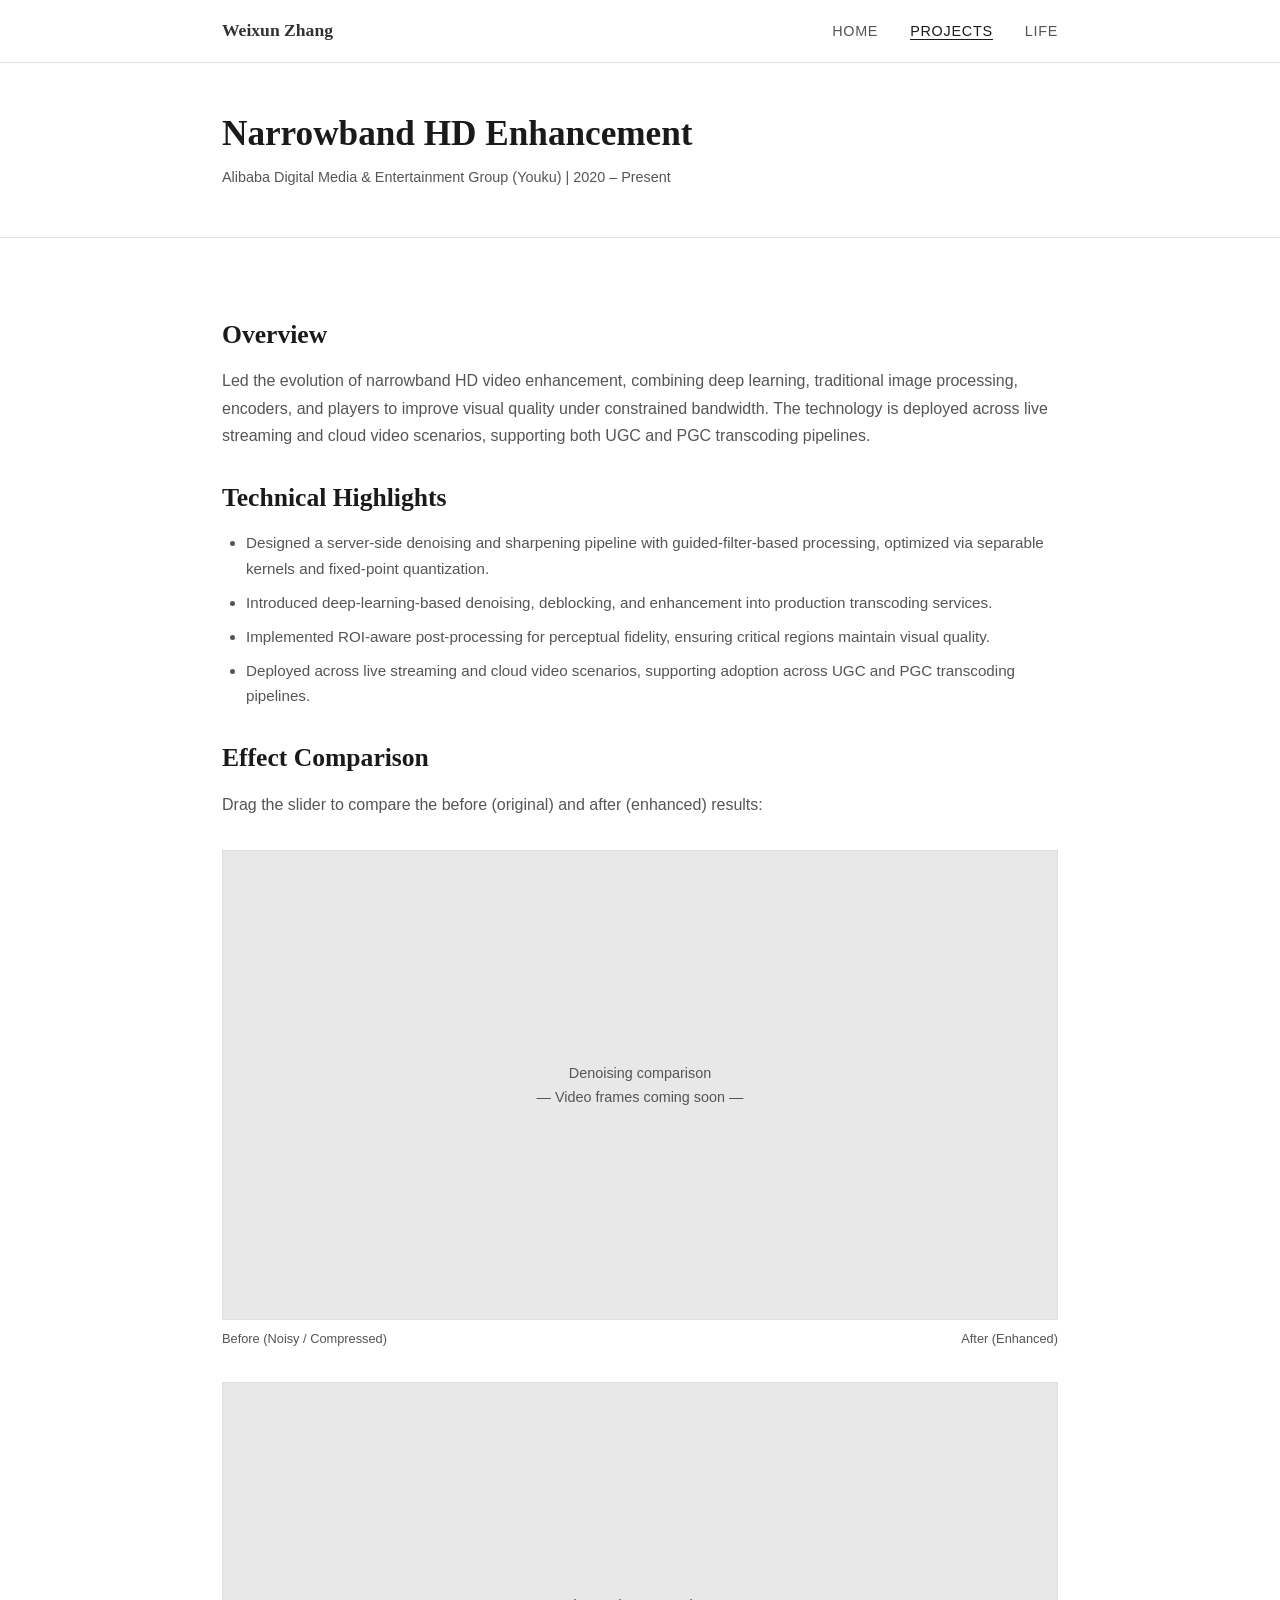
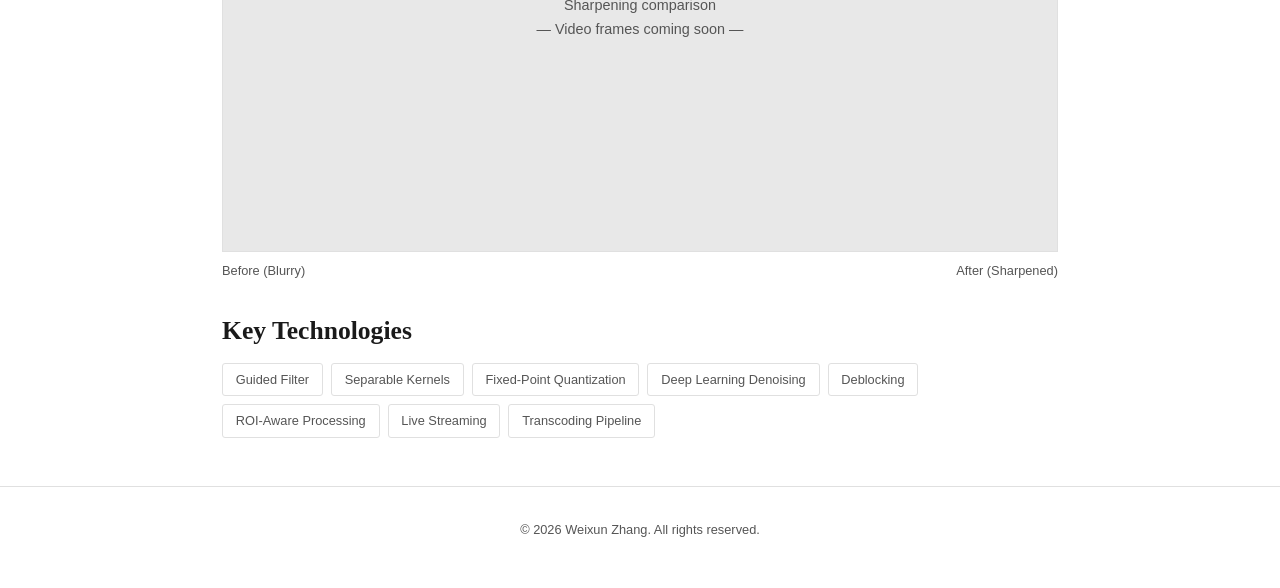
<file: projects/narrowband-hd.html>
<!DOCTYPE html>
<html lang="en">
<head>
  <meta charset="UTF-8">
  <meta name="viewport" content="width=device-width, initial-scale=1.0">
  <title>Narrowband HD Enhancement — Weixun Zhang</title>
  <link rel="stylesheet" href="../css/style.css">
</head>
<body>

  <!-- Navigation -->
  <nav>
    <div class="container">
      <a href="../index.html" class="nav-brand">Weixun Zhang</a>
      <button class="nav-toggle" aria-label="Toggle navigation">
        <span></span><span></span><span></span>
      </button>
      <ul class="nav-links">
        <li><a href="../index.html">Home</a></li>
        <li><a href="../index.html#projects" class="active">Projects</a></li>
        <li><a href="../life.html">Life</a></li>
      </ul>
    </div>
  </nav>

  <!-- Project Header -->
  <section class="project-header">
    <div class="container">
      <h1>Narrowband HD Enhancement</h1>
      <p class="project-meta">Alibaba Digital Media & Entertainment Group (Youku) | 2020 – Present</p>
    </div>
  </section>

  <!-- Project Content -->
  <section class="project-content">
    <div class="container">

      <h2>Overview</h2>
      <p>Led the evolution of narrowband HD video enhancement, combining deep learning, traditional image processing, encoders, and players to improve visual quality under constrained bandwidth. The technology is deployed across live streaming and cloud video scenarios, supporting both UGC and PGC transcoding pipelines.</p>

      <h2>Technical Highlights</h2>
      <ul>
        <li>Designed a server-side denoising and sharpening pipeline with guided-filter-based processing, optimized via separable kernels and fixed-point quantization.</li>
        <li>Introduced deep-learning-based denoising, deblocking, and enhancement into production transcoding services.</li>
        <li>Implemented ROI-aware post-processing for perceptual fidelity, ensuring critical regions maintain visual quality.</li>
        <li>Deployed across live streaming and cloud video scenarios, supporting adoption across UGC and PGC transcoding pipelines.</li>
      </ul>

      <h2>Effect Comparison</h2>
      <p>Drag the slider to compare the before (original) and after (enhanced) results:</p>

      <div class="comparison-container">
        <div class="comparison-slider">
          <span class="placeholder-text">Denoising comparison<br>— Video frames coming soon —</span>
        </div>
        <div class="comparison-label">
          <span>Before (Noisy / Compressed)</span>
          <span>After (Enhanced)</span>
        </div>
      </div>

      <div class="comparison-container">
        <div class="comparison-slider">
          <span class="placeholder-text">Sharpening comparison<br>— Video frames coming soon —</span>
        </div>
        <div class="comparison-label">
          <span>Before (Blurry)</span>
          <span>After (Sharpened)</span>
        </div>
      </div>

      <h2>Key Technologies</h2>
      <div class="skills-grid">
        <span class="skill-tag">Guided Filter</span>
        <span class="skill-tag">Separable Kernels</span>
        <span class="skill-tag">Fixed-Point Quantization</span>
        <span class="skill-tag">Deep Learning Denoising</span>
        <span class="skill-tag">Deblocking</span>
        <span class="skill-tag">ROI-Aware Processing</span>
        <span class="skill-tag">Live Streaming</span>
        <span class="skill-tag">Transcoding Pipeline</span>
      </div>

    </div>
  </section>

  <!-- Footer -->
  <footer>
    <div class="container">
      <p>&copy; 2026 Weixun Zhang. All rights reserved.</p>
    </div>
  </footer>

  <script src="../js/main.js"></script>
</body>
</html>
</file>
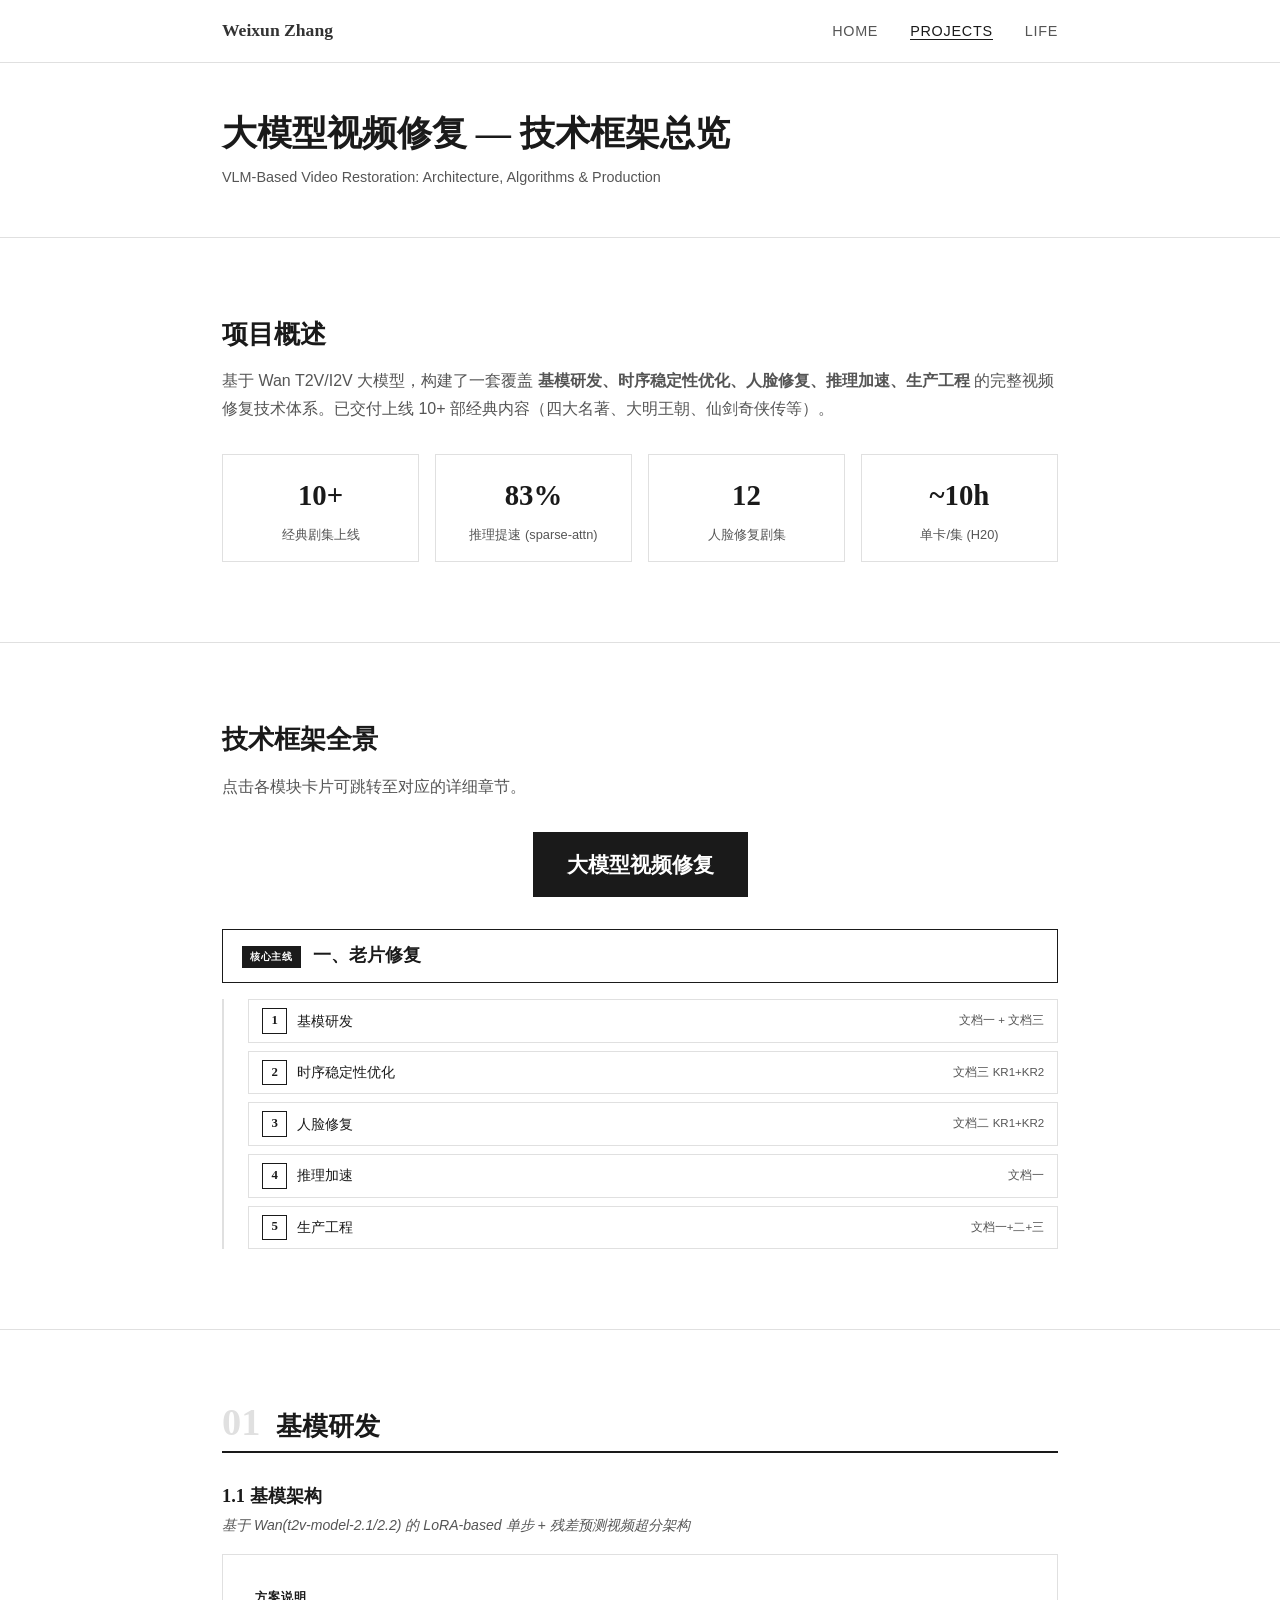
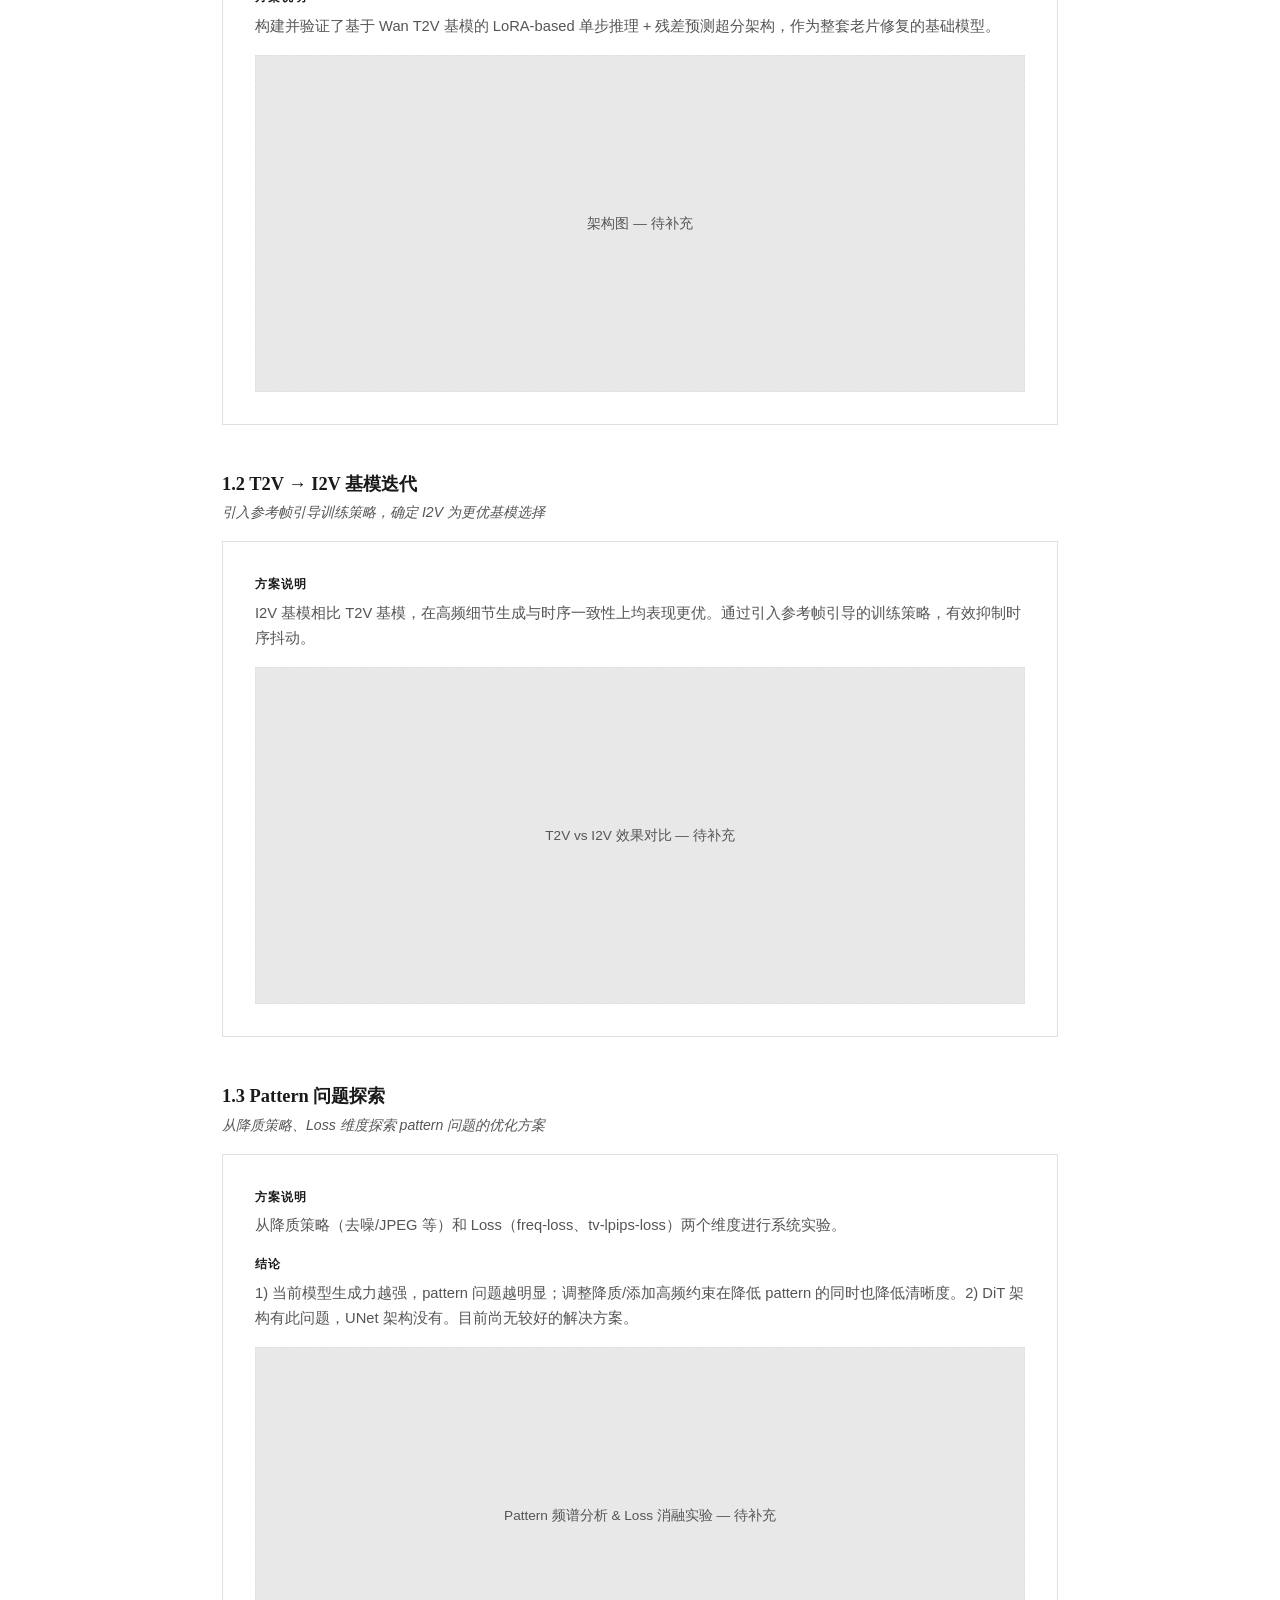
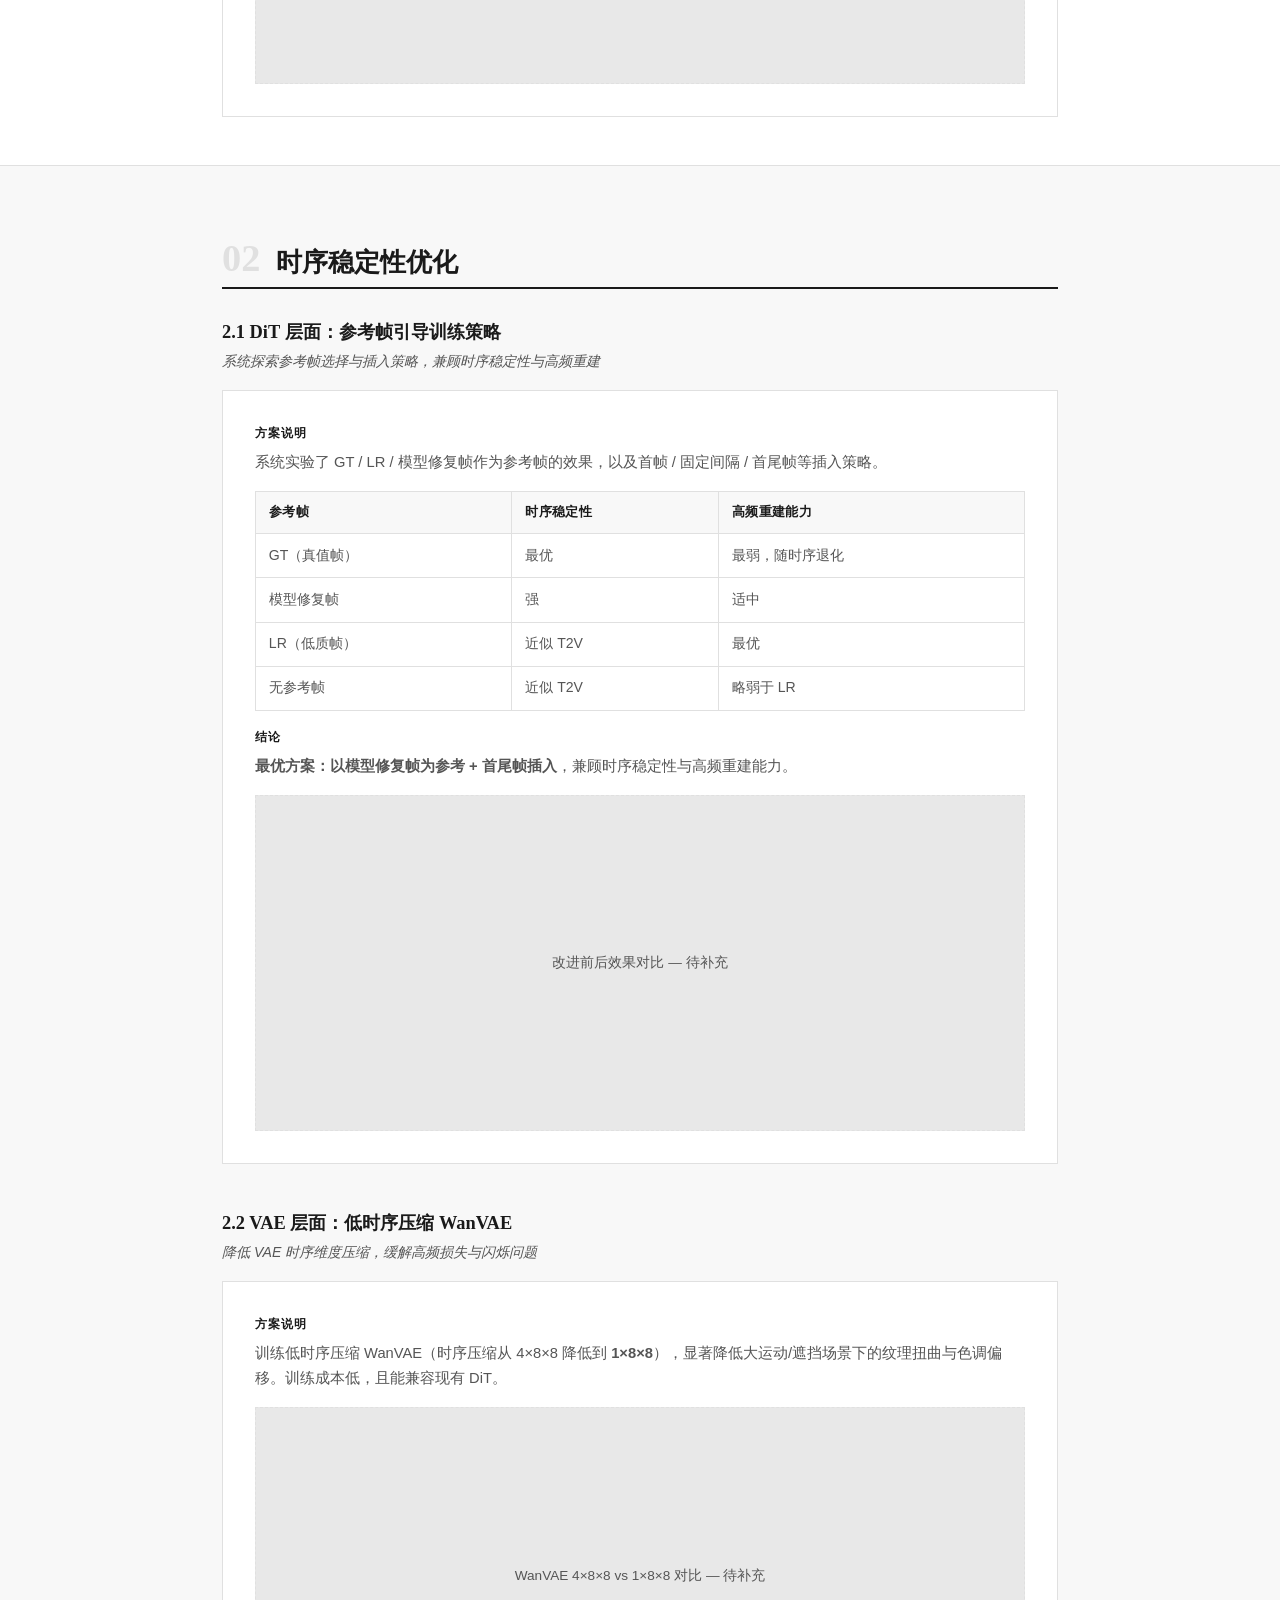
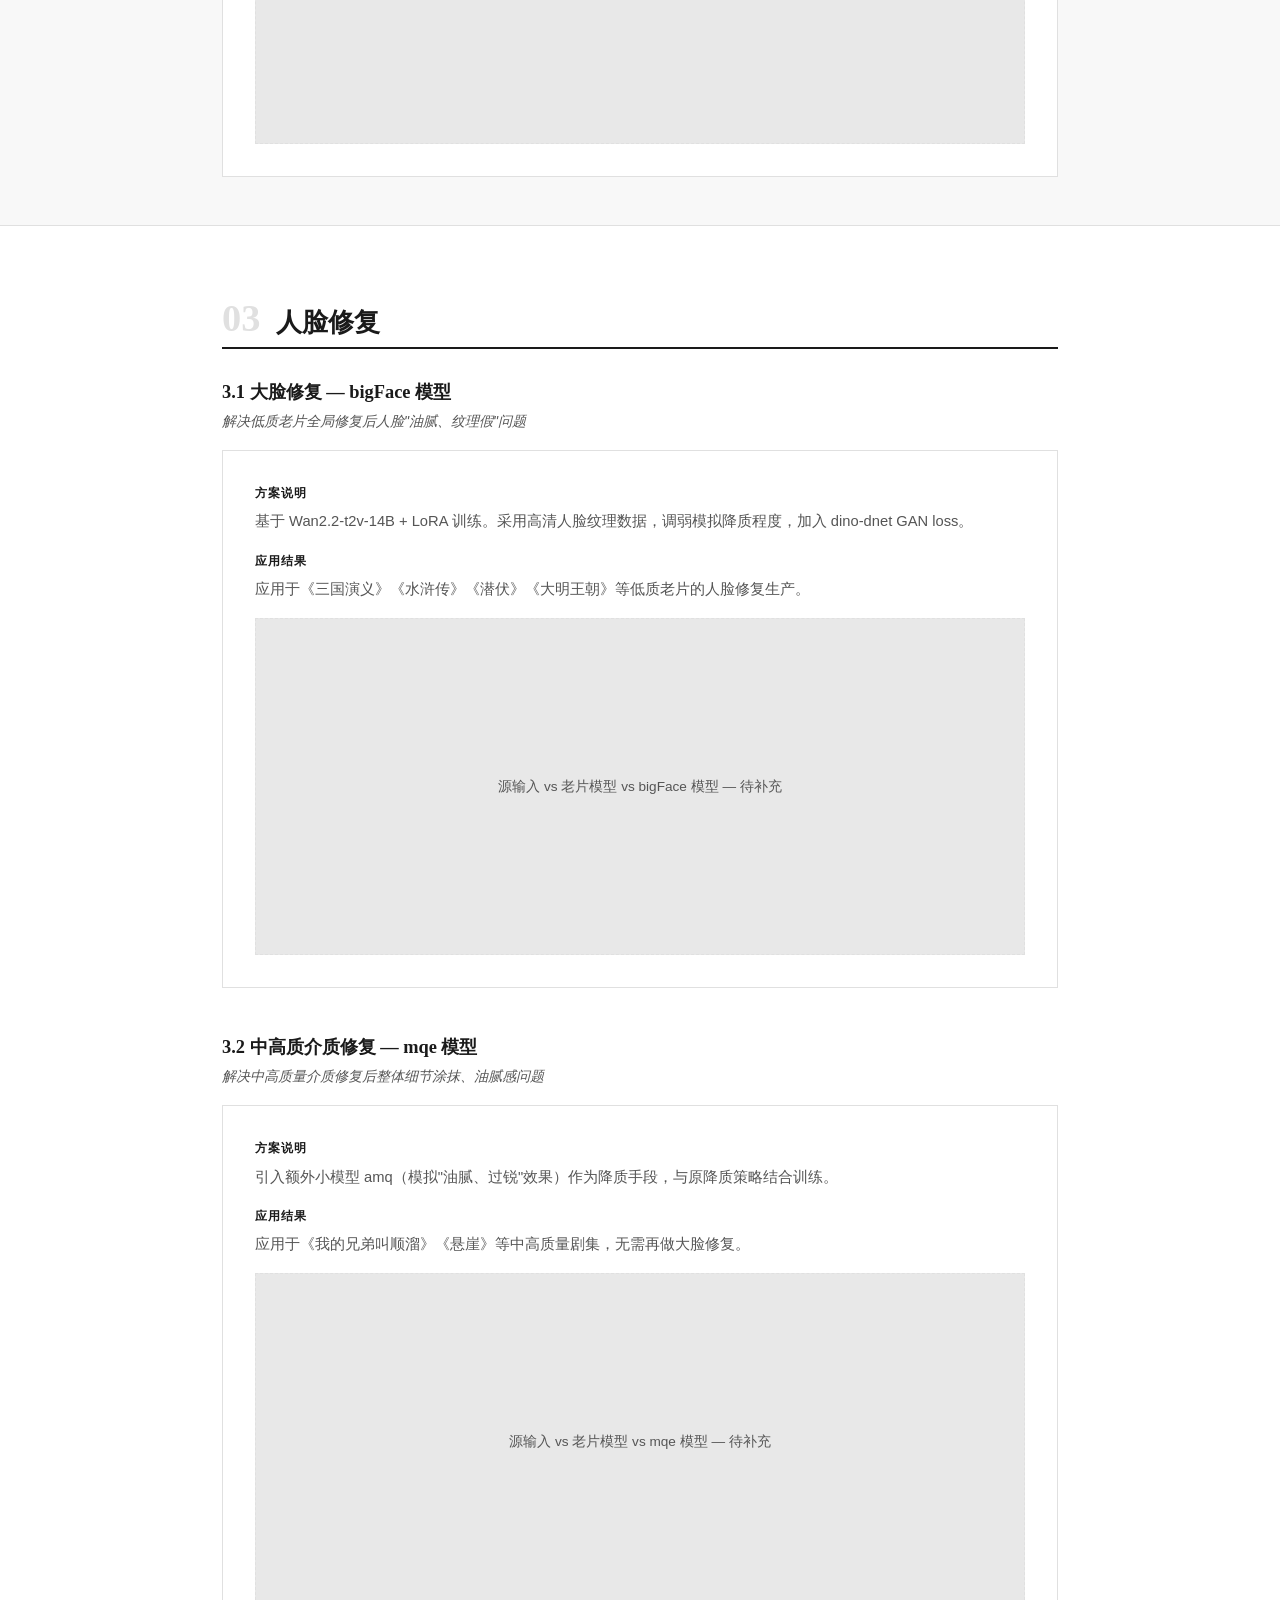
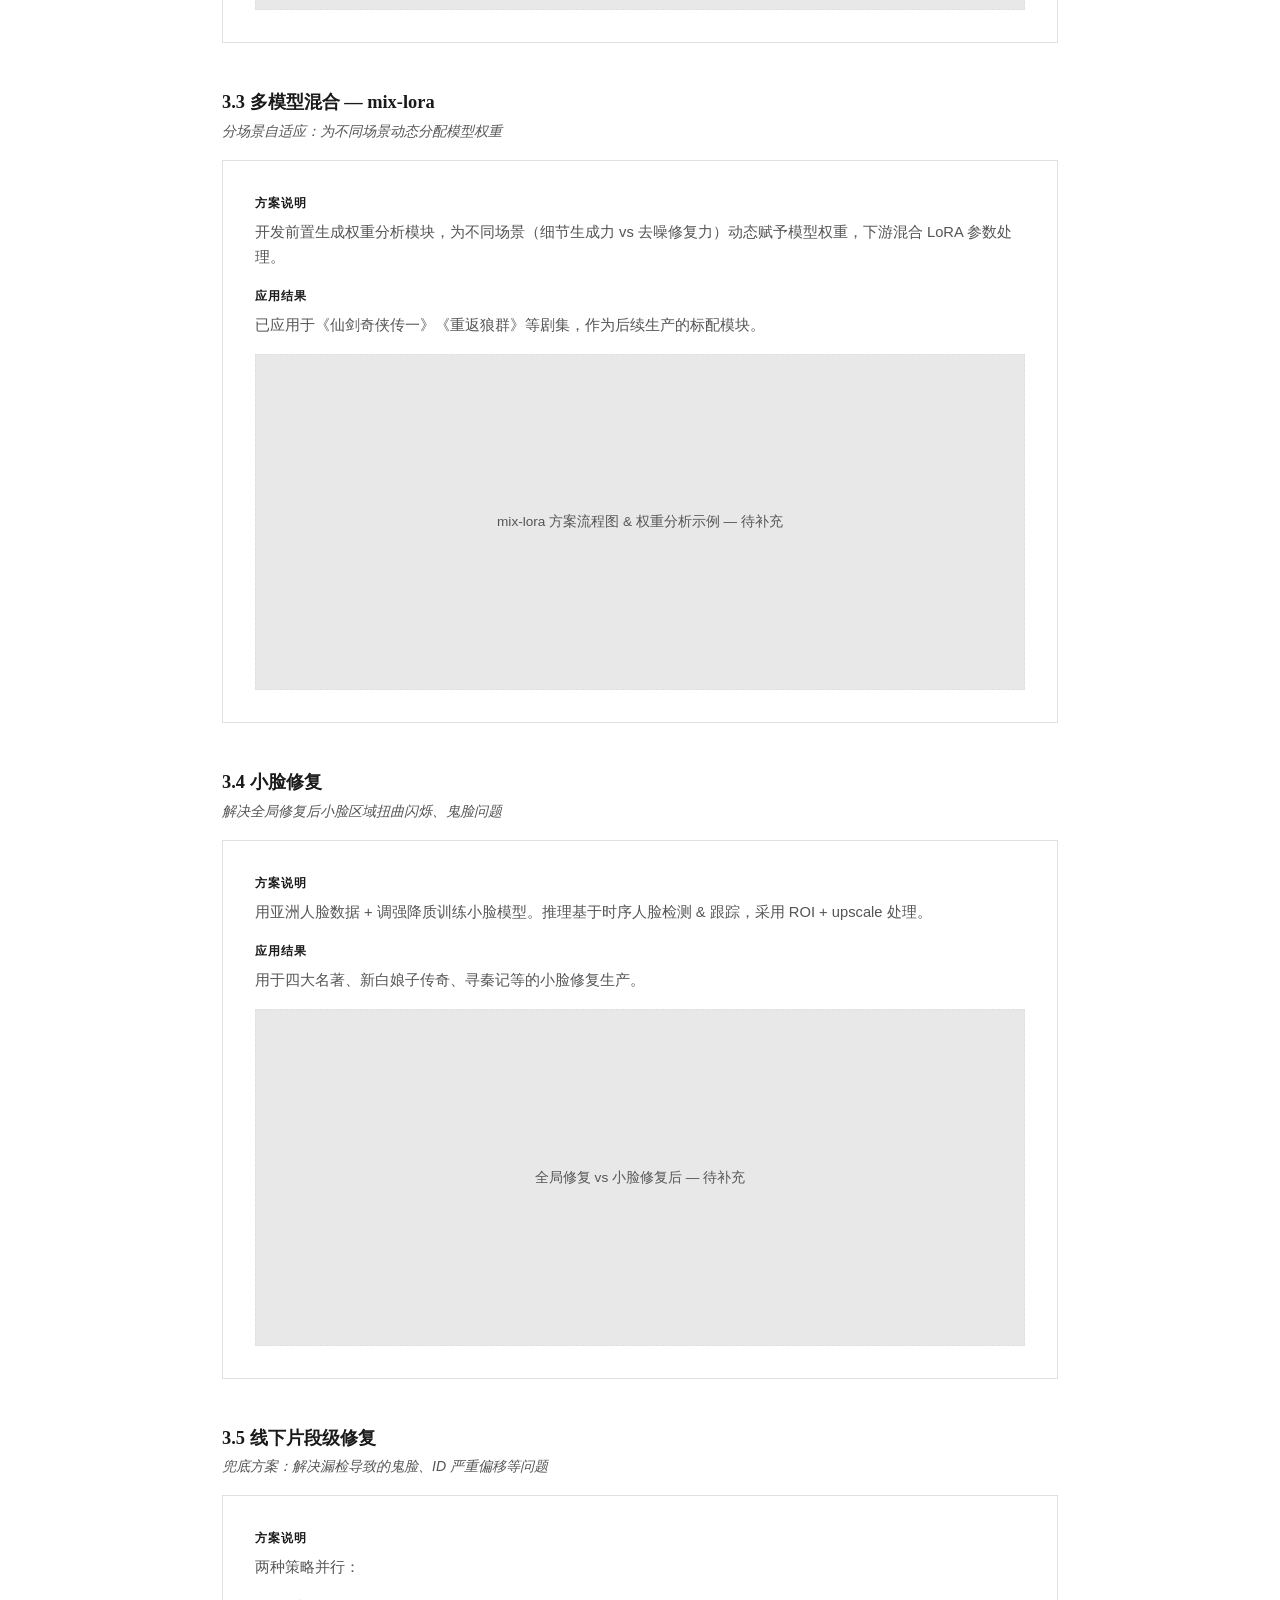
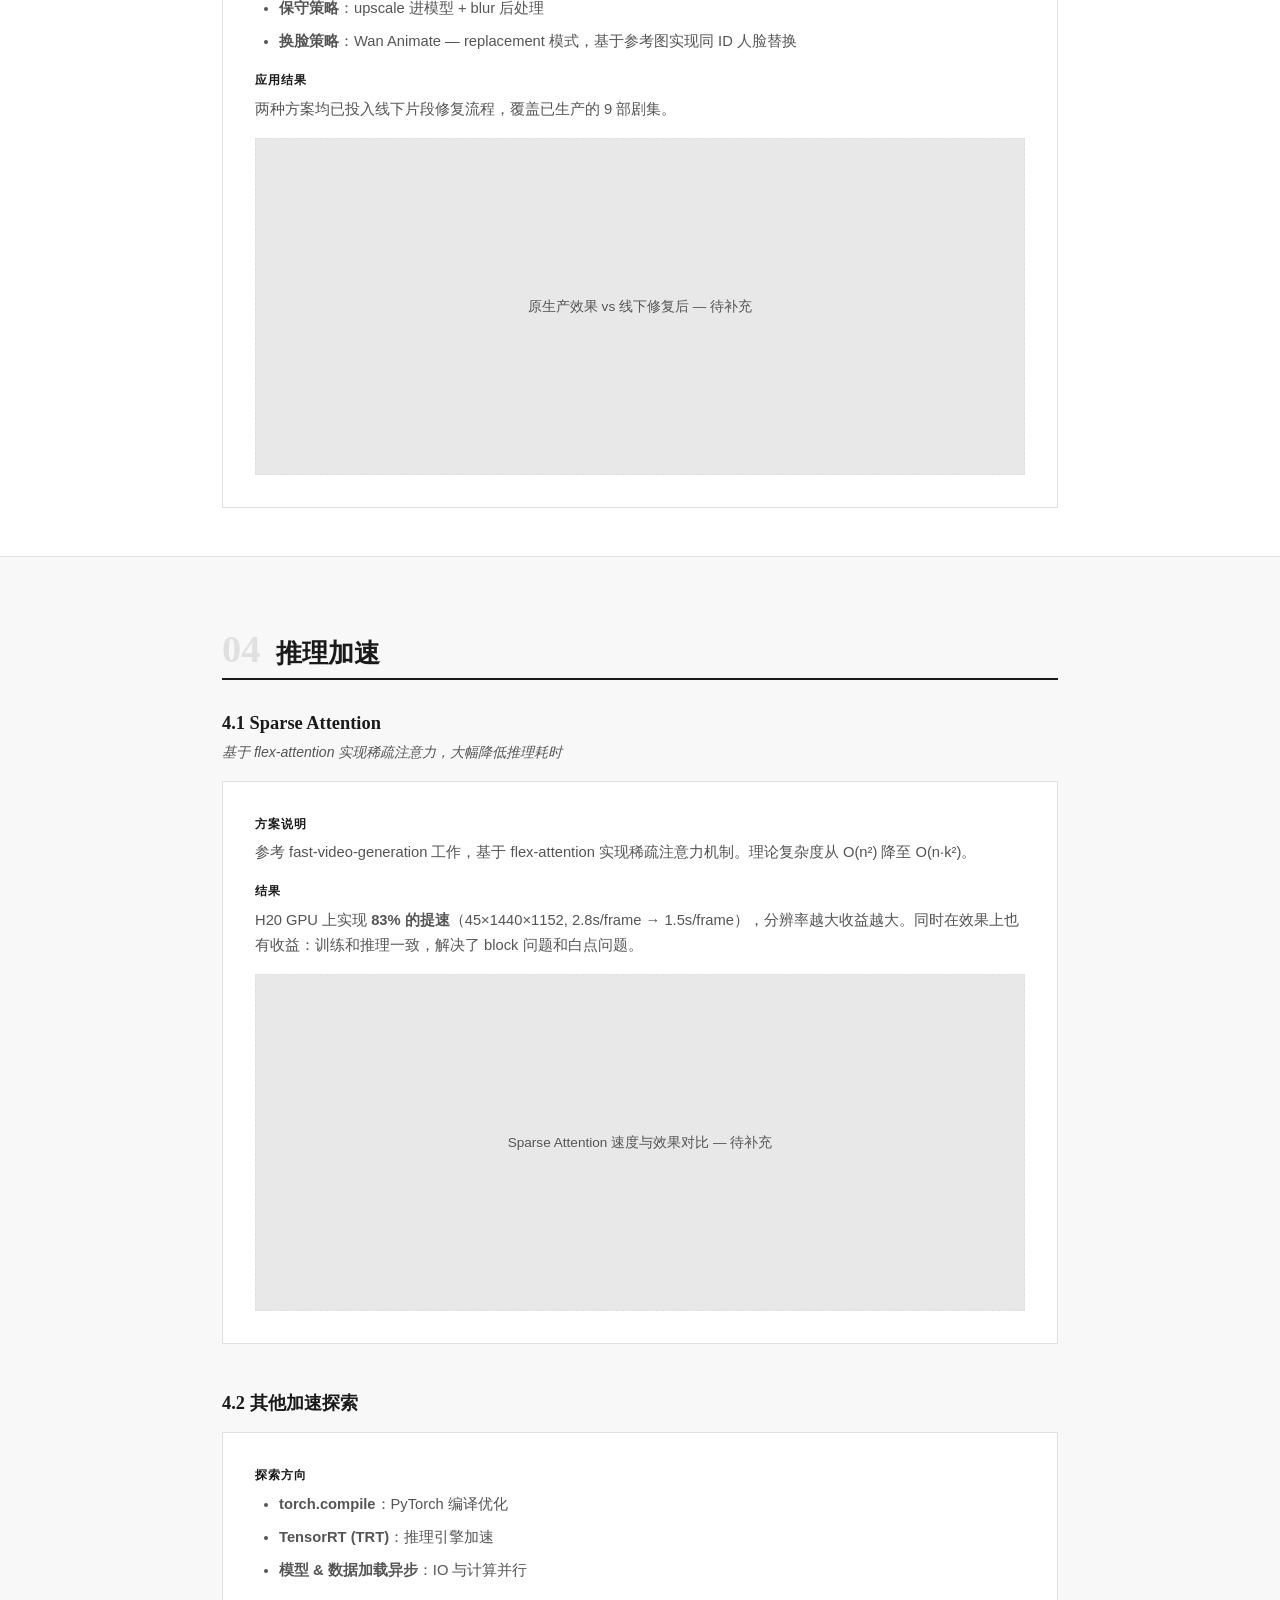
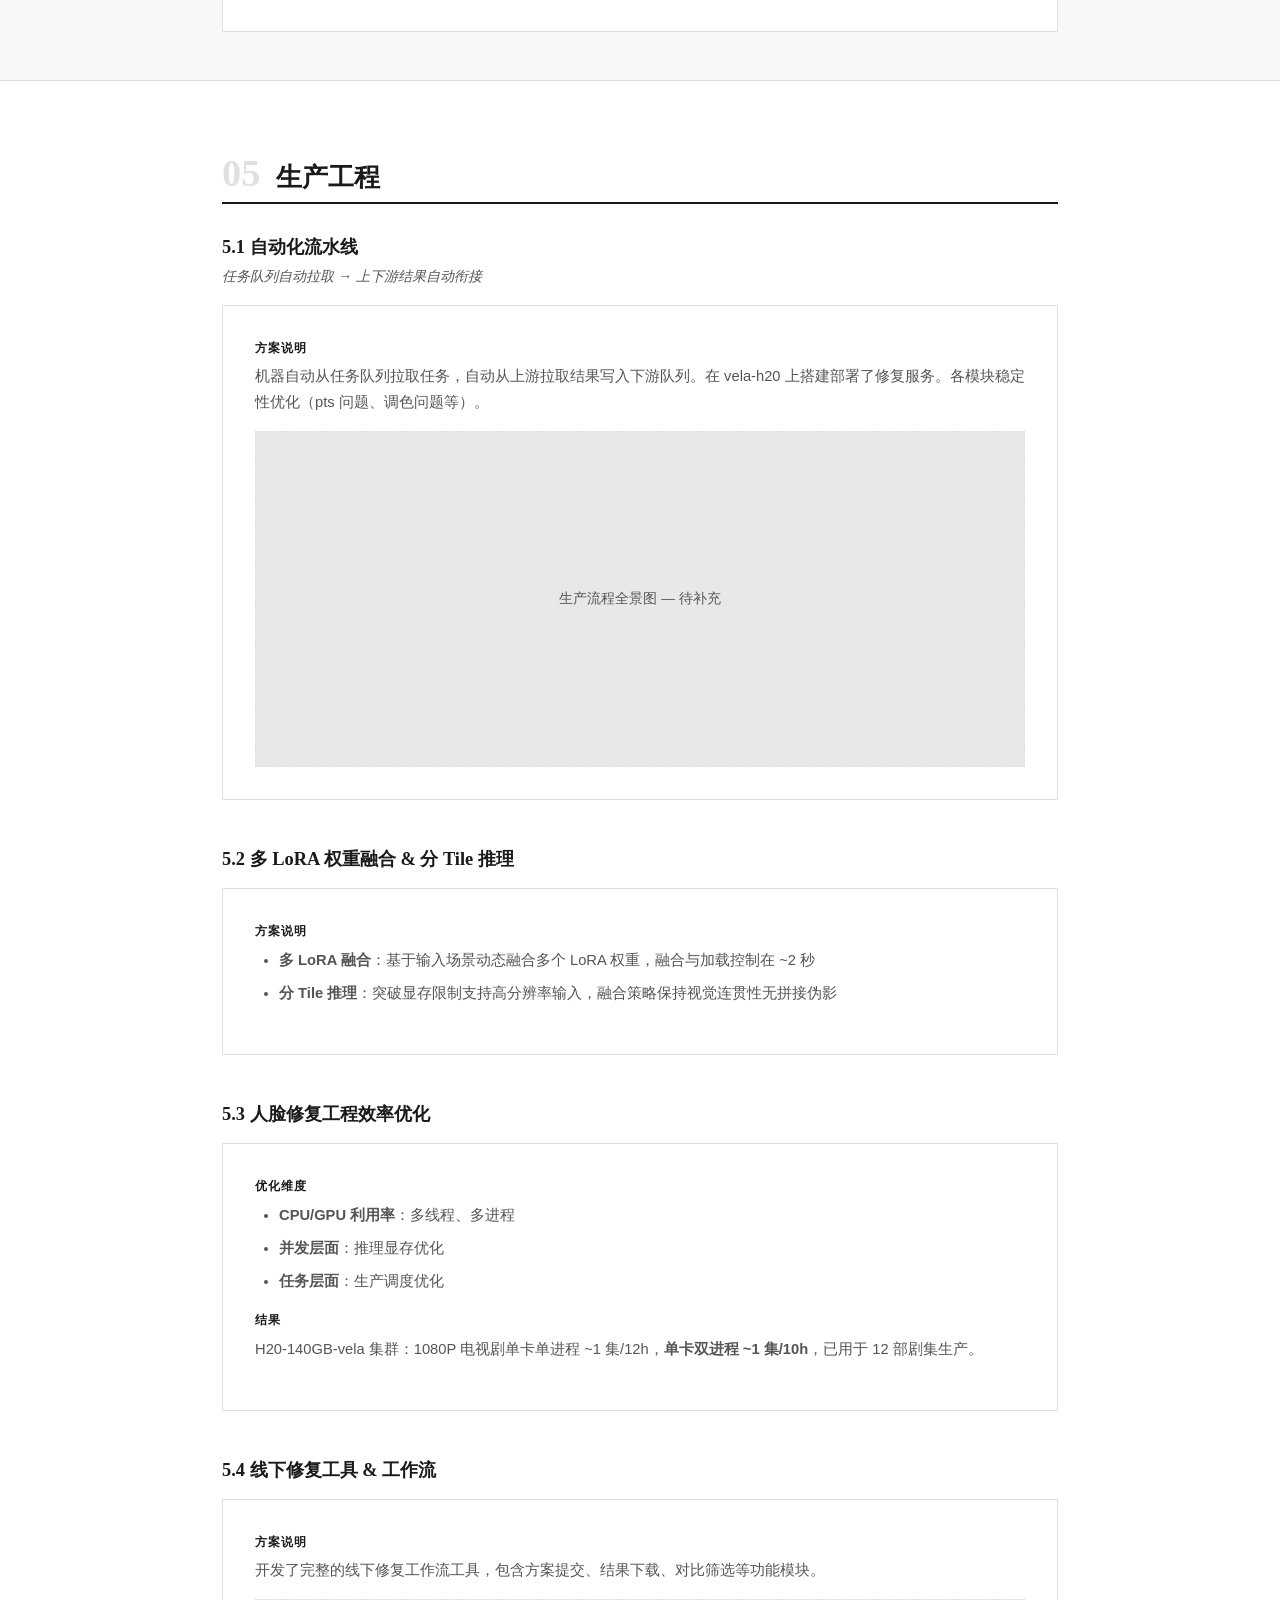
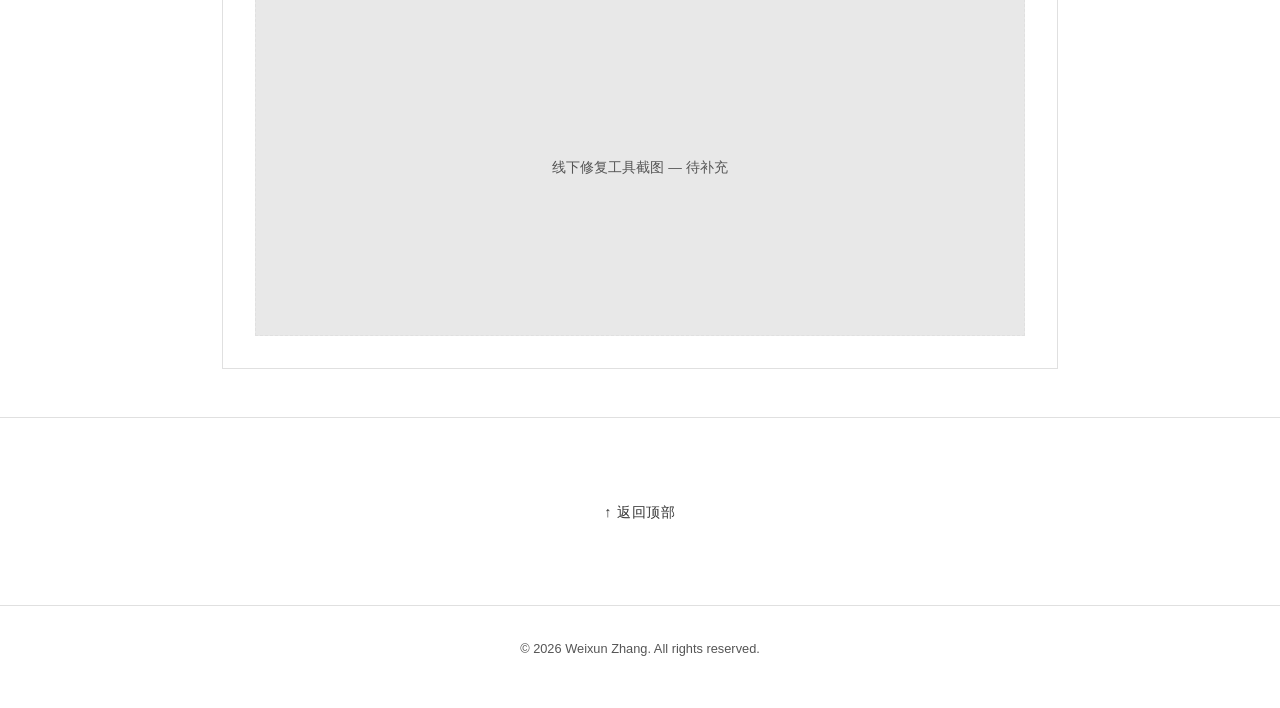
<file: projects/video-restoration-framework.html>
<!DOCTYPE html>
<html lang="zh-CN">
<head>
  <meta charset="UTF-8">
  <meta name="viewport" content="width=device-width, initial-scale=1.0">
  <title>大模型视频修复 — 技术框架总览</title>
  <link rel="stylesheet" href="../css/style.css">
  <link rel="stylesheet" href="../css/framework.css">
</head>
<body>

  <!-- Navigation -->
  <nav>
    <div class="container">
      <a href="../index.html" class="nav-brand">Weixun Zhang</a>
      <button class="nav-toggle" aria-label="Toggle navigation">
        <span></span><span></span><span></span>
      </button>
      <ul class="nav-links">
        <li><a href="../index.html">Home</a></li>
        <li><a href="../index.html#projects" class="active">Projects</a></li>
        <li><a href="../life.html">Life</a></li>
      </ul>
    </div>
  </nav>

  <!-- Page Header -->
  <section class="project-header">
    <div class="container">
      <h1>大模型视频修复 — 技术框架总览</h1>
      <p class="project-meta">VLM-Based Video Restoration: Architecture, Algorithms & Production</p>
    </div>
  </section>

  <!-- Overview -->
  <section class="project-content">
    <div class="container">
      <h2>项目概述</h2>
      <p>基于 Wan T2V/I2V 大模型，构建了一套覆盖 <strong>基模研发、时序稳定性优化、人脸修复、推理加速、生产工程</strong> 的完整视频修复技术体系。已交付上线 10+ 部经典内容（四大名著、大明王朝、仙剑奇侠传等）。</p>

      <!-- Key Stats -->
      <div class="stats-grid">
        <div class="stat-item">
          <div class="stat-number">10+</div>
          <div class="stat-label">经典剧集上线</div>
        </div>
        <div class="stat-item">
          <div class="stat-number">83%</div>
          <div class="stat-label">推理提速 (sparse-attn)</div>
        </div>
        <div class="stat-item">
          <div class="stat-number">12</div>
          <div class="stat-label">人脸修复剧集</div>
        </div>
        <div class="stat-item">
          <div class="stat-number">~10h</div>
          <div class="stat-label">单卡/集 (H20)</div>
        </div>
      </div>
    </div>
  </section>

  <!-- Framework Tree Map -->
  <section class="project-content">
    <div class="container">
      <h2>技术框架全景</h2>
      <p>点击各模块卡片可跳转至对应的详细章节。</p>

      <div class="framework-tree">
        <!-- Root -->
        <div class="tree-root">
          <div class="tree-node tree-node--root">大模型视频修复</div>
        </div>

        <!-- Level 1 branches -->
        <div class="tree-level-1">

          <!-- Branch 1: 老片修复 -->
          <div class="tree-branch tree-branch--primary">
            <div class="tree-node tree-node--l1">
              <span class="node-tag node-tag--core">核心主线</span>
              一、老片修复
            </div>

            <div class="tree-children">

              <!-- 1. 基模研发 -->
              <a href="#section-base-model" class="tree-node tree-node--l2">
                <span class="node-number">1</span>
                基模研发
                <span class="node-source">文档一 + 文档三</span>
              </a>

              <!-- 2. 时序稳定性 -->
              <a href="#section-temporal" class="tree-node tree-node--l2">
                <span class="node-number">2</span>
                时序稳定性优化
                <span class="node-source">文档三 KR1+KR2</span>
              </a>

              <!-- 3. 人脸修复 -->
              <a href="#section-face" class="tree-node tree-node--l2">
                <span class="node-number">3</span>
                人脸修复
                <span class="node-source">文档二 KR1+KR2</span>
              </a>

              <!-- 4. 推理加速 -->
              <a href="#section-acceleration" class="tree-node tree-node--l2">
                <span class="node-number">4</span>
                推理加速
                <span class="node-source">文档一</span>
              </a>

              <!-- 5. 生产工程 -->
              <a href="#section-engineering" class="tree-node tree-node--l2">
                <span class="node-number">5</span>
                生产工程
                <span class="node-source">文档一+二+三</span>
              </a>

            </div>
          </div>

        </div>
      </div>
    </div>
  </section>

  <!-- ==================== DETAIL SECTIONS ==================== -->

  <!-- Section 1: 基模研发 -->
  <section id="section-base-model" class="project-content detail-section">
    <div class="container">
      <div class="section-header">
        <span class="section-number">01</span>
        <h2>基模研发</h2>
      </div>

      <!-- 1.1 -->
      <div class="subsection">
        <h3>1.1 基模架构</h3>
        <p class="subsection-subtitle">基于 Wan(t2v-model-2.1/2.2) 的 LoRA-based 单步 + 残差预测视频超分架构</p>
        <div class="detail-card">
          <div class="detail-card__label">方案说明</div>
          <p>构建并验证了基于 Wan T2V 基模的 LoRA-based 单步推理 + 残差预测超分架构，作为整套老片修复的基础模型。</p>
          <div class="detail-card__placeholder" data-placeholder="架构图">
            <!-- 待补充：基模架构图 -->
            <span>架构图 — 待补充</span>
          </div>
        </div>
      </div>

      <!-- 1.2 -->
      <div class="subsection">
        <h3>1.2 T2V → I2V 基模迭代</h3>
        <p class="subsection-subtitle">引入参考帧引导训练策略，确定 I2V 为更优基模选择</p>
        <div class="detail-card">
          <div class="detail-card__label">方案说明</div>
          <p>I2V 基模相比 T2V 基模，在高频细节生成与时序一致性上均表现更优。通过引入参考帧引导的训练策略，有效抑制时序抖动。</p>
          <div class="detail-card__placeholder" data-placeholder="对比效果">
            <span>T2V vs I2V 效果对比 — 待补充</span>
          </div>
        </div>
      </div>

      <!-- 1.3 -->
      <div class="subsection">
        <h3>1.3 Pattern 问题探索</h3>
        <p class="subsection-subtitle">从降质策略、Loss 维度探索 pattern 问题的优化方案</p>
        <div class="detail-card">
          <div class="detail-card__label">方案说明</div>
          <p>从降质策略（去噪/JPEG 等）和 Loss（freq-loss、tv-lpips-loss）两个维度进行系统实验。</p>
          <div class="detail-card__label">结论</div>
          <p>1) 当前模型生成力越强，pattern 问题越明显；调整降质/添加高频约束在降低 pattern 的同时也降低清晰度。2) DiT 架构有此问题，UNet 架构没有。目前尚无较好的解决方案。</p>
          <div class="detail-card__placeholder" data-placeholder="频谱分析">
            <span>Pattern 频谱分析 & Loss 消融实验 — 待补充</span>
          </div>
        </div>
      </div>

    </div>
  </section>

  <!-- Section 2: 时序稳定性优化 -->
  <section id="section-temporal" class="project-content detail-section">
    <div class="container">
      <div class="section-header">
        <span class="section-number">02</span>
        <h2>时序稳定性优化</h2>
      </div>

      <!-- 2.1 -->
      <div class="subsection">
        <h3>2.1 DiT 层面：参考帧引导训练策略</h3>
        <p class="subsection-subtitle">系统探索参考帧选择与插入策略，兼顾时序稳定性与高频重建</p>
        <div class="detail-card">
          <div class="detail-card__label">方案说明</div>
          <p>系统实验了 GT / LR / 模型修复帧作为参考帧的效果，以及首帧 / 固定间隔 / 首尾帧等插入策略。</p>

          <table class="detail-table">
            <thead>
              <tr><th>参考帧</th><th>时序稳定性</th><th>高频重建能力</th></tr>
            </thead>
            <tbody>
              <tr><td>GT（真值帧）</td><td>最优</td><td>最弱，随时序退化</td></tr>
              <tr><td>模型修复帧</td><td>强</td><td>适中</td></tr>
              <tr><td>LR（低质帧）</td><td>近似 T2V</td><td>最优</td></tr>
              <tr><td>无参考帧</td><td>近似 T2V</td><td>略弱于 LR</td></tr>
            </tbody>
          </table>

          <div class="detail-card__label">结论</div>
          <p><strong>最优方案：以模型修复帧为参考 + 首尾帧插入</strong>，兼顾时序稳定性与高频重建能力。</p>
          <div class="detail-card__placeholder" data-placeholder="效果对比">
            <span>改进前后效果对比 — 待补充</span>
          </div>
        </div>
      </div>

      <!-- 2.2 -->
      <div class="subsection">
        <h3>2.2 VAE 层面：低时序压缩 WanVAE</h3>
        <p class="subsection-subtitle">降低 VAE 时序维度压缩，缓解高频损失与闪烁问题</p>
        <div class="detail-card">
          <div class="detail-card__label">方案说明</div>
          <p>训练低时序压缩 WanVAE（时序压缩从 4×8×8 降低到 <strong>1×8×8</strong>），显著降低大运动/遮挡场景下的纹理扭曲与色调偏移。训练成本低，且能兼容现有 DiT。</p>
          <div class="detail-card__placeholder" data-placeholder="VAE 对比">
            <span>WanVAE 4×8×8 vs 1×8×8 对比 — 待补充</span>
          </div>
        </div>
      </div>

    </div>
  </section>

  <!-- Section 3: 人脸修复 -->
  <section id="section-face" class="project-content detail-section">
    <div class="container">
      <div class="section-header">
        <span class="section-number">03</span>
        <h2>人脸修复</h2>
      </div>

      <!-- 3.1 -->
      <div class="subsection">
        <h3>3.1 大脸修复 — bigFace 模型</h3>
        <p class="subsection-subtitle">解决低质老片全局修复后人脸"油腻、纹理假"问题</p>
        <div class="detail-card">
          <div class="detail-card__label">方案说明</div>
          <p>基于 Wan2.2-t2v-14B + LoRA 训练。采用高清人脸纹理数据，调弱模拟降质程度，加入 dino-dnet GAN loss。</p>
          <div class="detail-card__label">应用结果</div>
          <p>应用于《三国演义》《水浒传》《潜伏》《大明王朝》等低质老片的人脸修复生产。</p>
          <div class="detail-card__placeholder" data-placeholder="效果对比">
            <span>源输入 vs 老片模型 vs bigFace 模型 — 待补充</span>
          </div>
        </div>
      </div>

      <!-- 3.2 -->
      <div class="subsection">
        <h3>3.2 中高质介质修复 — mqe 模型</h3>
        <p class="subsection-subtitle">解决中高质量介质修复后整体细节涂抹、油腻感问题</p>
        <div class="detail-card">
          <div class="detail-card__label">方案说明</div>
          <p>引入额外小模型 amq（模拟"油腻、过锐"效果）作为降质手段，与原降质策略结合训练。</p>
          <div class="detail-card__label">应用结果</div>
          <p>应用于《我的兄弟叫顺溜》《悬崖》等中高质量剧集，无需再做大脸修复。</p>
          <div class="detail-card__placeholder" data-placeholder="效果对比">
            <span>源输入 vs 老片模型 vs mqe 模型 — 待补充</span>
          </div>
        </div>
      </div>

      <!-- 3.3 -->
      <div class="subsection">
        <h3>3.3 多模型混合 — mix-lora</h3>
        <p class="subsection-subtitle">分场景自适应：为不同场景动态分配模型权重</p>
        <div class="detail-card">
          <div class="detail-card__label">方案说明</div>
          <p>开发前置生成权重分析模块，为不同场景（细节生成力 vs 去噪修复力）动态赋予模型权重，下游混合 LoRA 参数处理。</p>
          <div class="detail-card__label">应用结果</div>
          <p>已应用于《仙剑奇侠传一》《重返狼群》等剧集，作为后续生产的标配模块。</p>
          <div class="detail-card__placeholder" data-placeholder="流程图">
            <span>mix-lora 方案流程图 & 权重分析示例 — 待补充</span>
          </div>
        </div>
      </div>

      <!-- 3.4 -->
      <div class="subsection">
        <h3>3.4 小脸修复</h3>
        <p class="subsection-subtitle">解决全局修复后小脸区域扭曲闪烁、鬼脸问题</p>
        <div class="detail-card">
          <div class="detail-card__label">方案说明</div>
          <p>用亚洲人脸数据 + 调强降质训练小脸模型。推理基于时序人脸检测 & 跟踪，采用 ROI + upscale 处理。</p>
          <div class="detail-card__label">应用结果</div>
          <p>用于四大名著、新白娘子传奇、寻秦记等的小脸修复生产。</p>
          <div class="detail-card__placeholder" data-placeholder="效果对比">
            <span>全局修复 vs 小脸修复后 — 待补充</span>
          </div>
        </div>
      </div>

      <!-- 3.5 -->
      <div class="subsection">
        <h3>3.5 线下片段级修复</h3>
        <p class="subsection-subtitle">兜底方案：解决漏检导致的鬼脸、ID 严重偏移等问题</p>
        <div class="detail-card">
          <div class="detail-card__label">方案说明</div>
          <p>两种策略并行：</p>
          <ul>
            <li><strong>保守策略</strong>：upscale 进模型 + blur 后处理</li>
            <li><strong>换脸策略</strong>：Wan Animate — replacement 模式，基于参考图实现同 ID 人脸替换</li>
          </ul>
          <div class="detail-card__label">应用结果</div>
          <p>两种方案均已投入线下片段修复流程，覆盖已生产的 9 部剧集。</p>
          <div class="detail-card__placeholder" data-placeholder="效果对比">
            <span>原生产效果 vs 线下修复后 — 待补充</span>
          </div>
        </div>
      </div>

    </div>
  </section>

  <!-- Section 4: 推理加速 -->
  <section id="section-acceleration" class="project-content detail-section">
    <div class="container">
      <div class="section-header">
        <span class="section-number">04</span>
        <h2>推理加速</h2>
      </div>

      <div class="subsection">
        <h3>4.1 Sparse Attention</h3>
        <p class="subsection-subtitle">基于 flex-attention 实现稀疏注意力，大幅降低推理耗时</p>
        <div class="detail-card">
          <div class="detail-card__label">方案说明</div>
          <p>参考 fast-video-generation 工作，基于 flex-attention 实现稀疏注意力机制。理论复杂度从 O(n²) 降至 O(n·k²)。</p>
          <div class="detail-card__label">结果</div>
          <p>H20 GPU 上实现 <strong>83% 的提速</strong>（45×1440×1152, 2.8s/frame → 1.5s/frame），分辨率越大收益越大。同时在效果上也有收益：训练和推理一致，解决了 block 问题和白点问题。</p>
          <div class="detail-card__placeholder" data-placeholder="速度对比">
            <span>Sparse Attention 速度与效果对比 — 待补充</span>
          </div>
        </div>
      </div>

      <div class="subsection">
        <h3>4.2 其他加速探索</h3>
        <div class="detail-card">
          <div class="detail-card__label">探索方向</div>
          <ul>
            <li><strong>torch.compile</strong>：PyTorch 编译优化</li>
            <li><strong>TensorRT (TRT)</strong>：推理引擎加速</li>
            <li><strong>模型 & 数据加载异步</strong>：IO 与计算并行</li>
          </ul>
        </div>
      </div>

    </div>
  </section>

  <!-- Section 5: 生产工程 -->
  <section id="section-engineering" class="project-content detail-section">
    <div class="container">
      <div class="section-header">
        <span class="section-number">05</span>
        <h2>生产工程</h2>
      </div>

      <!-- 5.1 -->
      <div class="subsection">
        <h3>5.1 自动化流水线</h3>
        <p class="subsection-subtitle">任务队列自动拉取 → 上下游结果自动衔接</p>
        <div class="detail-card">
          <div class="detail-card__label">方案说明</div>
          <p>机器自动从任务队列拉取任务，自动从上游拉取结果写入下游队列。在 vela-h20 上搭建部署了修复服务。各模块稳定性优化（pts 问题、调色问题等）。</p>
          <div class="detail-card__placeholder" data-placeholder="流程图">
            <span>生产流程全景图 — 待补充</span>
          </div>
        </div>
      </div>

      <!-- 5.2 -->
      <div class="subsection">
        <h3>5.2 多 LoRA 权重融合 & 分 Tile 推理</h3>
        <div class="detail-card">
          <div class="detail-card__label">方案说明</div>
          <ul>
            <li><strong>多 LoRA 融合</strong>：基于输入场景动态融合多个 LoRA 权重，融合与加载控制在 ~2 秒</li>
            <li><strong>分 Tile 推理</strong>：突破显存限制支持高分辨率输入，融合策略保持视觉连贯性无拼接伪影</li>
          </ul>
        </div>
      </div>

      <!-- 5.3 -->
      <div class="subsection">
        <h3>5.3 人脸修复工程效率优化</h3>
        <div class="detail-card">
          <div class="detail-card__label">优化维度</div>
          <ul>
            <li><strong>CPU/GPU 利用率</strong>：多线程、多进程</li>
            <li><strong>并发层面</strong>：推理显存优化</li>
            <li><strong>任务层面</strong>：生产调度优化</li>
          </ul>
          <div class="detail-card__label">结果</div>
          <p>H20-140GB-vela 集群：1080P 电视剧单卡单进程 ~1 集/12h，<strong>单卡双进程 ~1 集/10h</strong>，已用于 12 部剧集生产。</p>
        </div>
      </div>

      <!-- 5.4 -->
      <div class="subsection">
        <h3>5.4 线下修复工具 & 工作流</h3>
        <div class="detail-card">
          <div class="detail-card__label">方案说明</div>
          <p>开发了完整的线下修复工作流工具，包含方案提交、结果下载、对比筛选等功能模块。</p>
          <div class="detail-card__placeholder" data-placeholder="工具截图">
            <span>线下修复工具截图 — 待补充</span>
          </div>
        </div>
      </div>

    </div>
  </section>

  <!-- Back to top -->
  <section class="project-content">
    <div class="container" style="text-align:center; padding: 2rem 0;">
      <a href="#" style="font-size:0.9rem; text-transform:uppercase; letter-spacing:0.05em;">↑ 返回顶部</a>
    </div>
  </section>

  <!-- Footer -->
  <footer>
    <div class="container">
      <p>&copy; 2026 Weixun Zhang. All rights reserved.</p>
    </div>
  </footer>

  <script src="../js/main.js"></script>
</body>
</html>
</file>
<file: css/style.css>
/* ===== CSS Reset & Base ===== */
*, *::before, *::after {
  box-sizing: border-box;
  margin: 0;
  padding: 0;
}

:root {
  --color-bg: #ffffff;
  --color-text: #1a1a1a;
  --color-text-secondary: #555555;
  --color-border: #e0e0e0;
  --color-accent: #333333;
  --color-bg-alt: #f8f8f8;
  --color-placeholder: #e8e8e8;
  --font-serif: 'Georgia', 'Times New Roman', serif;
  --font-sans: -apple-system, BlinkMacSystemFont, 'Segoe UI', Roboto, sans-serif;
  --max-width: 900px;
  --spacing-xs: 0.5rem;
  --spacing-sm: 1rem;
  --spacing-md: 2rem;
  --spacing-lg: 3rem;
  --spacing-xl: 5rem;
}

html {
  scroll-behavior: smooth;
  font-size: 16px;
}

body {
  font-family: var(--font-sans);
  color: var(--color-text);
  background: var(--color-bg);
  line-height: 1.7;
  -webkit-font-smoothing: antialiased;
}

/* ===== Typography ===== */
h1, h2, h3, h4 {
  font-family: var(--font-serif);
  font-weight: 600;
  line-height: 1.3;
}

h1 { font-size: 2.2rem; }
h2 { font-size: 1.6rem; margin-bottom: var(--spacing-sm); }
h3 { font-size: 1.25rem; margin-bottom: var(--spacing-xs); }

p {
  margin-bottom: var(--spacing-sm);
  color: var(--color-text-secondary);
}

a {
  color: var(--color-accent);
  text-decoration: none;
  border-bottom: 1px solid transparent;
  transition: border-color 0.2s;
}

a:hover {
  border-bottom-color: var(--color-accent);
}

/* ===== Layout ===== */
.container {
  max-width: var(--max-width);
  margin: 0 auto;
  padding: 0 var(--spacing-md);
}

section {
  padding: var(--spacing-lg) 0;
  border-bottom: 1px solid var(--color-border);
}

section:last-of-type {
  border-bottom: none;
}

/* ===== Navigation ===== */
nav {
  position: sticky;
  top: 0;
  background: var(--color-bg);
  border-bottom: 1px solid var(--color-border);
  z-index: 100;
  padding: var(--spacing-sm) 0;
}

nav .container {
  display: flex;
  justify-content: space-between;
  align-items: center;
}

.nav-brand {
  font-family: var(--font-serif);
  font-size: 1.1rem;
  font-weight: 600;
  border-bottom: none;
}

.nav-links {
  display: flex;
  list-style: none;
  gap: var(--spacing-md);
}

.nav-links a {
  font-size: 0.9rem;
  text-transform: uppercase;
  letter-spacing: 0.05em;
  color: var(--color-text-secondary);
}

.nav-links a:hover,
.nav-links a.active {
  color: var(--color-text);
  border-bottom-color: var(--color-text);
}

.nav-toggle {
  display: none;
  background: none;
  border: none;
  cursor: pointer;
  padding: var(--spacing-xs);
}

.nav-toggle span {
  display: block;
  width: 24px;
  height: 2px;
  background: var(--color-text);
  margin: 5px 0;
  transition: 0.3s;
}

/* ===== Hero ===== */
.hero {
  padding: var(--spacing-xl) 0 var(--spacing-lg);
  text-align: left;
}

.hero h1 {
  margin-bottom: var(--spacing-xs);
}

.hero .subtitle {
  font-size: 1.1rem;
  color: var(--color-text-secondary);
  font-family: var(--font-serif);
  font-style: italic;
}

/* ===== Skills Tags ===== */
.skills-grid {
  display: flex;
  flex-wrap: wrap;
  gap: var(--spacing-xs);
}

.skill-tag {
  display: inline-block;
  padding: 0.3rem 0.8rem;
  border: 1px solid var(--color-border);
  border-radius: 3px;
  font-size: 0.8rem;
  color: var(--color-text-secondary);
  background: var(--color-bg);
}

/* ===== Project Cards ===== */
.projects-grid {
  display: grid;
  grid-template-columns: 1fr;
  gap: var(--spacing-md);
}

.project-card {
  border: 1px solid var(--color-border);
  padding: var(--spacing-md);
  transition: box-shadow 0.2s;
}

.project-card:hover {
  box-shadow: 0 2px 12px rgba(0, 0, 0, 0.06);
}

.project-card h3 {
  margin-bottom: var(--spacing-xs);
}

.project-card p {
  font-size: 0.9rem;
  margin-bottom: var(--spacing-sm);
}

.project-card .read-more {
  font-size: 0.85rem;
  font-weight: 500;
  text-transform: uppercase;
  letter-spacing: 0.05em;
  color: #2563eb;
  text-decoration: underline;
  text-underline-offset: 2px;
  border-bottom: none;
  transition: color 0.2s;
}

.project-card .read-more:hover {
  color: #1d4ed8;
}

/* ===== Education ===== */
.education-item {
  margin-bottom: var(--spacing-md);
}

.education-item h3 {
  margin-bottom: 0.25rem;
}

.education-item h3 a {
  color: #2563eb;
  font-weight: 400;
  text-decoration: underline;
  text-underline-offset: 2px;
  border-bottom: none;
  transition: color 0.2s;
}

.education-item h3 a:hover {
  color: #1d4ed8;
}

.education-item .meta {
  font-size: 0.85rem;
  color: var(--color-text-secondary);
  margin-bottom: 0.25rem;
}

/* ===== Contact ===== */
.contact-info {
  font-size: 0.95rem;
}

.contact-info a {
  border-bottom: 1px solid var(--color-border);
}

/* ===== Footer ===== */
footer {
  padding: var(--spacing-md) 0;
  text-align: center;
  font-size: 0.8rem;
  color: var(--color-text-secondary);
  border-top: 1px solid var(--color-border);
}

/* ===== Project Detail Pages ===== */
.project-header {
  padding: var(--spacing-lg) 0 var(--spacing-md);
}

.project-header h1 {
  margin-bottom: var(--spacing-xs);
}

.project-header .project-meta {
  font-size: 0.9rem;
  color: var(--color-text-secondary);
}

.project-content h2 {
  margin-top: var(--spacing-md);
}

.project-content ul {
  list-style: disc;
  padding-left: 1.5rem;
  margin-bottom: var(--spacing-sm);
}

.project-content li {
  margin-bottom: var(--spacing-xs);
  color: var(--color-text-secondary);
  font-size: 0.95rem;
}

/* ===== Comparison Slider ===== */
.comparison-container {
  margin: var(--spacing-md) 0;
}

.slider-drag-hint {
  position: absolute;
  top: 50%;
  left: 50%;
  transform: translate(-50%, -50%);
  background: rgba(0, 0, 0, 0.7);
  color: #fff;
  padding: 0.6rem 1.2rem;
  border-radius: 6px;
  font-size: 0.95rem;
  font-weight: 500;
  pointer-events: none;
  z-index: 3;
  transition: opacity 0.5s;
  white-space: nowrap;
  animation: hintPulse 2s ease-in-out infinite;
}

@keyframes hintPulse {
  0%, 100% { transform: translate(-50%, -50%) scale(1); }
  50% { transform: translate(-50%, -50%) scale(1.05); }
}

.carousel-next-hint {
  display: block;
  text-align: center;
  color: #2563eb;
  font-size: 0.85rem;
  font-weight: 500;
  margin-top: 0.3rem;
  transition: opacity 0.5s;
  animation: hintFadeIn 1s ease-in-out;
}

@keyframes hintFadeIn {
  0% { opacity: 0; }
  100% { opacity: 1; }
}

.comparison-slider {
  position: relative;
  width: 100%;
  aspect-ratio: 16 / 9;
  background: var(--color-placeholder);
  border: 1px solid var(--color-border);
  overflow: hidden;
  cursor: col-resize;
}

.comparison-fullscreen-hint {
  position: absolute;
  top: 0.85rem;
  right: 4.7rem;
  z-index: 4;
  padding: 0.7rem 1rem;
  background: rgba(0, 0, 0, 0.78);
  color: #fff;
  border: 1px solid rgba(255, 255, 255, 0.65);
  border-radius: 5px;
  box-shadow: 0 8px 24px rgba(0, 0, 0, 0.35);
  font-size: 0.95rem;
  font-weight: 600;
  line-height: 1.2;
  pointer-events: none;
  transform-origin: right center;
  animation: fullscreenPulse 2s ease-in-out infinite;
}

.comparison-fullscreen-btn {
  position: absolute;
  top: 0.8rem;
  right: 0.8rem;
  z-index: 5;
  width: 52px;
  height: 52px;
  border: 2px solid rgba(255, 255, 255, 0.82);
  border-radius: 6px;
  background: rgba(0, 0, 0, 0.78);
  color: #fff;
  cursor: pointer;
  font-size: 1.45rem;
  line-height: 1;
  display: flex;
  align-items: center;
  justify-content: center;
  box-shadow: 0 8px 24px rgba(0, 0, 0, 0.35);
  transform-origin: center;
  transition: background 0.2s, border-color 0.2s, box-shadow 0.2s;
  animation: fullscreenPulse 2s ease-in-out infinite;
}

.comparison-fullscreen-btn:hover {
  background: rgba(0, 0, 0, 0.92);
  border-color: #fff;
  box-shadow: 0 10px 30px rgba(0, 0, 0, 0.46);
}

@keyframes fullscreenPulse {
  0%, 100% {
    transform: scale(1);
  }

  50% {
    transform: scale(1.08);
  }
}

.comparison-slider .placeholder-text {
  position: absolute;
  top: 50%;
  left: 50%;
  transform: translate(-50%, -50%);
  font-size: 0.9rem;
  color: var(--color-text-secondary);
  text-align: center;
  pointer-events: none;
}

.comparison-slider .before-img,
.comparison-slider .after-img {
  position: absolute;
  top: 0;
  left: 0;
  width: 100%;
  height: 100%;
  object-fit: cover;
}

.comparison-slider .before-img {
  clip-path: inset(0 50% 0 0);
  z-index: 1;
}

.comparison-slider .after-img {
  z-index: 0;
}

.comparison-slider .slider-handle {
  position: absolute;
  top: 0;
  left: 50%;
  width: 3px;
  height: 100%;
  background: var(--color-accent);
  transform: translateX(-50%);
  cursor: col-resize;
  z-index: 2;
}

.comparison-container:fullscreen,
.comparison-container:-webkit-full-screen,
.comparison-carousel .comparison-container.active:fullscreen,
.comparison-carousel .comparison-container.active:-webkit-full-screen {
  display: flex;
  flex-direction: column;
  justify-content: center;
  width: 100vw;
  height: 100vh;
  margin: 0;
  padding: clamp(1rem, 3vw, 2rem);
  background: #050505;
}

.comparison-container:fullscreen .comparison-slider,
.comparison-container:-webkit-full-screen .comparison-slider,
.comparison-slider:fullscreen,
.comparison-slider:-webkit-full-screen {
  flex: 1 1 auto;
  aspect-ratio: auto;
  height: calc(100vh - 8.5rem);
  max-height: calc(100vh - 8.5rem);
  min-height: 0;
  border-color: rgba(255, 255, 255, 0.25);
  background: #000;
}

.comparison-container:fullscreen .before-img,
.comparison-container:fullscreen .after-img,
.comparison-container:fullscreen .before-video,
.comparison-container:fullscreen .after-video,
.comparison-container:-webkit-full-screen .before-img,
.comparison-container:-webkit-full-screen .after-img,
.comparison-container:-webkit-full-screen .before-video,
.comparison-container:-webkit-full-screen .after-video {
  object-fit: contain;
}

.comparison-container:fullscreen .comparison-label,
.comparison-container:-webkit-full-screen .comparison-label,
.comparison-container:fullscreen .video-playback-controls,
.comparison-container:-webkit-full-screen .video-playback-controls,
.comparison-container:fullscreen .video-comparison-title,
.comparison-container:-webkit-full-screen .video-comparison-title {
  color: #fff;
}

.comparison-container:fullscreen .video-progress-track,
.comparison-container:-webkit-full-screen .video-progress-track {
  background: rgba(255, 255, 255, 0.25);
}

.comparison-container:fullscreen .video-progress-filled,
.comparison-container:-webkit-full-screen .video-progress-filled {
  background: #fff;
}

.comparison-container:fullscreen .video-progress-time,
.comparison-container:-webkit-full-screen .video-progress-time {
  color: rgba(255, 255, 255, 0.75);
}

.comparison-container:fullscreen .comparison-fullscreen-hint,
.comparison-container:-webkit-full-screen .comparison-fullscreen-hint {
  display: none;
}

.comparison-slider .slider-handle::after {
  content: '';
  position: absolute;
  top: 50%;
  left: 50%;
  transform: translate(-50%, -50%);
  width: 32px;
  height: 32px;
  border-radius: 50%;
  background: var(--color-bg);
  border: 2px solid var(--color-accent);
}

.comparison-label {
  display: flex;
  justify-content: space-between;
  font-size: 0.8rem;
  color: var(--color-text-secondary);
  margin-top: var(--spacing-xs);
}

/* ===== Video Comparison Slider ===== */
.comparison-slider .before-video,
.comparison-slider .after-video {
  position: absolute;
  top: 0;
  left: 0;
  width: 100%;
  height: 100%;
  object-fit: cover;
}

.comparison-slider .before-video {
  clip-path: inset(0 50% 0 0);
  z-index: 1;
}

.comparison-slider .after-video {
  z-index: 0;
}

.video-comparison-carousel {
  margin-bottom: var(--spacing-lg);
}

.video-comparison-title {
  font-size: 1.05rem;
  margin-bottom: var(--spacing-xs);
}

.video-comparison-slider {
  background: #000;
}

/* ===== Carousel / Multiple Comparisons ===== */
.comparison-carousel {
  position: relative;
}

.comparison-carousel .comparison-container {
  display: none;
}

.comparison-carousel .comparison-container.active {
  display: block;
}

.carousel-controls {
  display: flex;
  align-items: center;
  justify-content: center;
  gap: var(--spacing-sm);
  margin-top: var(--spacing-sm);
}

.carousel-btn {
  background: none;
  border: 1px solid var(--color-border);
  padding: 0.4rem 1rem;
  cursor: pointer;
  font-size: 0.85rem;
  color: var(--color-text-secondary);
  transition: background 0.2s, color 0.2s;
}

.carousel-btn:hover {
  background: var(--color-text);
  color: var(--color-bg);
  border-color: var(--color-text);
}

.carousel-indicator {
  font-size: 0.85rem;
  color: var(--color-text-secondary);
}

/* ===== Video Playback Controls ===== */
.video-playback-controls {
  display: flex;
  align-items: center;
  gap: var(--spacing-sm);
  margin-top: var(--spacing-sm);
}

.video-play-btn {
  background: var(--color-text);
  color: var(--color-bg);
  border: none;
  width: 36px;
  height: 36px;
  border-radius: 50%;
  cursor: pointer;
  font-size: 0.9rem;
  display: flex;
  align-items: center;
  justify-content: center;
  transition: opacity 0.2s;
  flex-shrink: 0;
}

.video-play-btn:hover {
  opacity: 0.8;
}

/* ===== Video Progress Bar ===== */
.video-progress-bar {
  flex: 1;
  display: flex;
  align-items: center;
  gap: var(--spacing-xs);
}

.video-progress-track {
  flex: 1;
  height: 6px;
  background: var(--color-border);
  border-radius: 3px;
  cursor: pointer;
  position: relative;
  overflow: hidden;
}

.video-progress-track:hover {
  height: 8px;
}

.video-progress-filled {
  height: 100%;
  background: var(--color-text);
  border-radius: 3px;
  width: 0%;
  transition: width 0.1s linear;
}

.video-progress-time {
  display: flex;
  justify-content: space-between;
  font-size: 0.75rem;
  color: var(--color-text-secondary);
  min-width: 80px;
  white-space: nowrap;
}

/* ===== Life Page ===== */
.life-section {
  margin-bottom: var(--spacing-lg);
}

.photo-grid {
  display: grid;
  grid-template-columns: repeat(auto-fill, minmax(300px, 1fr));
  gap: var(--spacing-md);
}

.photo-item {
  border: 1px solid var(--color-border);
  overflow: hidden;
}

.photo-item img {
  width: 100%;
  aspect-ratio: 4 / 3;
  object-fit: cover;
  display: block;
}

.photo-item .photo-caption {
  padding: var(--spacing-xs) var(--spacing-sm);
  font-size: 0.85rem;
  color: var(--color-text-secondary);
  background: var(--color-bg-alt);
  border-top: 1px solid var(--color-border);
}

.hobby-grid {
  display: grid;
  grid-template-columns: repeat(auto-fill, minmax(200px, 1fr));
  gap: var(--spacing-md);
}

.hobby-card {
  text-align: center;
  padding: var(--spacing-md);
  border: 1px solid var(--color-border);
}

.hobby-card .hobby-icon {
  font-size: 2rem;
  margin-bottom: var(--spacing-xs);
}

.hobby-card h3 {
  font-size: 1rem;
  margin-bottom: var(--spacing-xs);
}

.hobby-card p {
  font-size: 0.85rem;
}

/* ===== Stats ===== */
.stats-grid {
  display: grid;
  grid-template-columns: repeat(auto-fit, minmax(150px, 1fr));
  gap: var(--spacing-sm);
  margin: var(--spacing-md) 0;
}

.stat-item {
  text-align: center;
  padding: var(--spacing-sm);
  border: 1px solid var(--color-border);
}

.stat-item .stat-number {
  font-family: var(--font-serif);
  font-size: 1.8rem;
  font-weight: 700;
  color: var(--color-text);
}

.stat-item .stat-label {
  font-size: 0.8rem;
  color: var(--color-text-secondary);
  margin-top: 0.25rem;
}

/* ===== Project Workflow Blocks ===== */
.workflow-grid {
  display: grid;
  grid-template-columns: repeat(auto-fit, minmax(240px, 1fr));
  gap: var(--spacing-sm);
  margin: var(--spacing-md) 0;
}

.workflow-step {
  border: 1px solid var(--color-border);
  padding: var(--spacing-sm);
  background: var(--color-bg);
}

.workflow-index {
  display: block;
  font-size: 0.75rem;
  font-weight: 700;
  color: #2563eb;
  margin-bottom: 0.35rem;
}

.workflow-step h3,
.feature-column h3 {
  font-size: 1rem;
  margin-bottom: var(--spacing-xs);
}

.workflow-step p {
  font-size: 0.88rem;
  margin-bottom: 0;
}

.feature-columns {
  display: grid;
  grid-template-columns: repeat(auto-fit, minmax(260px, 1fr));
  gap: var(--spacing-md);
  margin: var(--spacing-md) 0;
}

.feature-column {
  border-left: 3px solid var(--color-border);
  padding-left: var(--spacing-sm);
}

.formula-block {
  display: grid;
  gap: 0.35rem;
  border: 1px solid var(--color-border);
  background: var(--color-bg-alt);
  padding: var(--spacing-sm);
  margin: var(--spacing-md) 0;
  font-size: 0.9rem;
  color: var(--color-text-secondary);
}

.formula-block strong {
  color: var(--color-text);
}

.demo-video-panel {
  border: 1px solid var(--color-border);
  background: #000;
  margin: var(--spacing-md) 0;
}

.demo-video {
  display: block;
  width: 100%;
  aspect-ratio: 16 / 9;
  background: #000;
}

/* ===== Responsive ===== */
@media (max-width: 768px) {
  html { font-size: 15px; }

  .nav-links {
    display: none;
    position: absolute;
    top: 100%;
    left: 0;
    right: 0;
    background: var(--color-bg);
    border-bottom: 1px solid var(--color-border);
    flex-direction: column;
    padding: var(--spacing-sm) var(--spacing-md);
    gap: var(--spacing-sm);
  }

  .nav-links.active {
    display: flex;
  }

  .nav-toggle {
    display: block;
  }

  .hero { padding: var(--spacing-lg) 0 var(--spacing-md); }
  h1 { font-size: 1.8rem; }

  .workflow-grid,
  .feature-columns {
    grid-template-columns: 1fr;
  }

  .hobby-grid {
    grid-template-columns: 1fr 1fr;
  }

  .video-playback-controls {
    align-items: flex-start;
  }

  .video-progress-bar {
    flex-direction: column;
    align-items: stretch;
    gap: 0.35rem;
  }

  .video-progress-time {
    width: 100%;
  }
}

@media (max-width: 480px) {
  .hobby-grid {
    grid-template-columns: 1fr;
  }
}
</file>
<file: css/framework.css>
/* ===== Framework Page Styles ===== */

/* Section header with number */
.section-header {
  display: flex;
  align-items: baseline;
  gap: 1rem;
  margin-bottom: var(--spacing-md);
  padding-bottom: var(--spacing-xs);
  border-bottom: 2px solid var(--color-text);
}

.section-number {
  font-family: var(--font-serif);
  font-size: 2.4rem;
  font-weight: 700;
  color: var(--color-border);
  line-height: 1;
}

.section-header h2 {
  margin-bottom: 0;
}

/* Detail sections */
.detail-section {
  background: var(--color-bg);
}

.detail-section:nth-child(even) {
  background: var(--color-bg-alt);
}

/* Subsections */
.subsection {
  margin-bottom: var(--spacing-lg);
}

.subsection:last-child {
  margin-bottom: 0;
}

.subsection h3 {
  font-size: 1.15rem;
  color: var(--color-text);
  margin-bottom: 0.3rem;
}

.subsection-subtitle {
  font-size: 0.88rem;
  color: var(--color-text-secondary);
  font-style: italic;
  margin-bottom: var(--spacing-sm);
}

/* Detail card */
.detail-card {
  border: 1px solid var(--color-border);
  padding: var(--spacing-md);
  margin-top: var(--spacing-sm);
  background: var(--color-bg);
}

.detail-card__label {
  font-size: 0.75rem;
  font-weight: 600;
  text-transform: uppercase;
  letter-spacing: 0.08em;
  color: var(--color-text);
  margin-bottom: 0.4rem;
  margin-top: var(--spacing-sm);
}

.detail-card__label:first-child {
  margin-top: 0;
}

.detail-card p {
  font-size: 0.92rem;
}

.detail-card ul {
  list-style: disc;
  padding-left: 1.5rem;
  margin-bottom: var(--spacing-sm);
}

.detail-card li {
  margin-bottom: var(--spacing-xs);
  color: var(--color-text-secondary);
  font-size: 0.92rem;
}

/* Placeholder for images/diagrams */
.detail-card__placeholder {
  margin-top: var(--spacing-sm);
  aspect-ratio: 16 / 7;
  background: var(--color-placeholder);
  border: 1px dashed var(--color-border);
  display: flex;
  align-items: center;
  justify-content: center;
  font-size: 0.85rem;
  color: var(--color-text-secondary);
  text-align: center;
}

/* Detail table */
.detail-table {
  width: 100%;
  border-collapse: collapse;
  margin: var(--spacing-sm) 0;
  font-size: 0.88rem;
}

.detail-table th,
.detail-table td {
  padding: 0.6rem 0.8rem;
  border: 1px solid var(--color-border);
  text-align: left;
}

.detail-table th {
  background: var(--color-bg-alt);
  font-weight: 600;
  font-size: 0.82rem;
  text-transform: uppercase;
  letter-spacing: 0.03em;
}

.detail-table td {
  color: var(--color-text-secondary);
}

/* ===== Framework Tree ===== */
.framework-tree {
  margin: var(--spacing-md) 0;
}

/* Root node */
.tree-root {
  text-align: center;
  margin-bottom: var(--spacing-md);
}

.tree-node--root {
  display: inline-block;
  font-family: var(--font-serif);
  font-size: 1.3rem;
  font-weight: 700;
  padding: 0.8rem 2rem;
  border: 2px solid var(--color-text);
  background: var(--color-text);
  color: var(--color-bg);
}

/* Level 1 */
.tree-level-1 {
  display: grid;
  grid-template-columns: 1fr;
  gap: var(--spacing-md);
}

.tree-branch {
  position: relative;
}

.tree-node--l1 {
  font-family: var(--font-serif);
  font-size: 1.1rem;
  font-weight: 600;
  padding: 0.7rem 1.2rem;
  border: 1px solid var(--color-text);
  background: var(--color-bg);
  margin-bottom: var(--spacing-sm);
}

.tree-node--l1.tree-node--link {
  display: block;
  text-decoration: none;
  border-bottom: 1px solid var(--color-text);
  transition: background 0.2s, color 0.2s;
}

.tree-node--l1.tree-node--link:hover {
  background: var(--color-text);
  color: var(--color-bg);
}

/* Node tags */
.node-tag {
  display: inline-block;
  font-size: 0.65rem;
  font-family: var(--font-sans);
  font-weight: 600;
  text-transform: uppercase;
  letter-spacing: 0.06em;
  padding: 0.15rem 0.5rem;
  margin-right: 0.5rem;
  vertical-align: middle;
}

.node-tag--core {
  background: var(--color-text);
  color: var(--color-bg);
}

/* Level 2 children */
.tree-children {
  display: flex;
  flex-direction: column;
  gap: 0.5rem;
  padding-left: 1.5rem;
  border-left: 2px solid var(--color-border);
}

.tree-node--l2 {
  display: flex;
  align-items: center;
  gap: 0.6rem;
  padding: 0.5rem 0.8rem;
  border: 1px solid var(--color-border);
  font-size: 0.9rem;
  color: var(--color-text);
  text-decoration: none;
  transition: background 0.15s, border-color 0.15s;
  border-bottom: 1px solid var(--color-border);
  cursor: pointer;
}

.tree-node--l2:hover {
  background: var(--color-bg-alt);
  border-color: var(--color-text);
  border-bottom-color: var(--color-text);
}

.node-number {
  display: inline-flex;
  align-items: center;
  justify-content: center;
  width: 1.6rem;
  height: 1.6rem;
  border: 1px solid var(--color-text);
  font-family: var(--font-serif);
  font-size: 0.8rem;
  font-weight: 700;
  flex-shrink: 0;
}

.node-source {
  margin-left: auto;
  font-size: 0.72rem;
  color: var(--color-text-secondary);
  white-space: nowrap;
}

/* ===== Responsive ===== */
@media (max-width: 768px) {
  .tree-level-1 {
    grid-template-columns: 1fr;
  }

  .section-number {
    font-size: 1.8rem;
  }

  .detail-card__placeholder {
    aspect-ratio: 16 / 9;
  }

  .tree-node--l2 {
    flex-wrap: wrap;
  }

  .node-source {
    width: 100%;
    margin-left: 2.2rem;
    margin-top: 0.2rem;
  }
}
</file>
